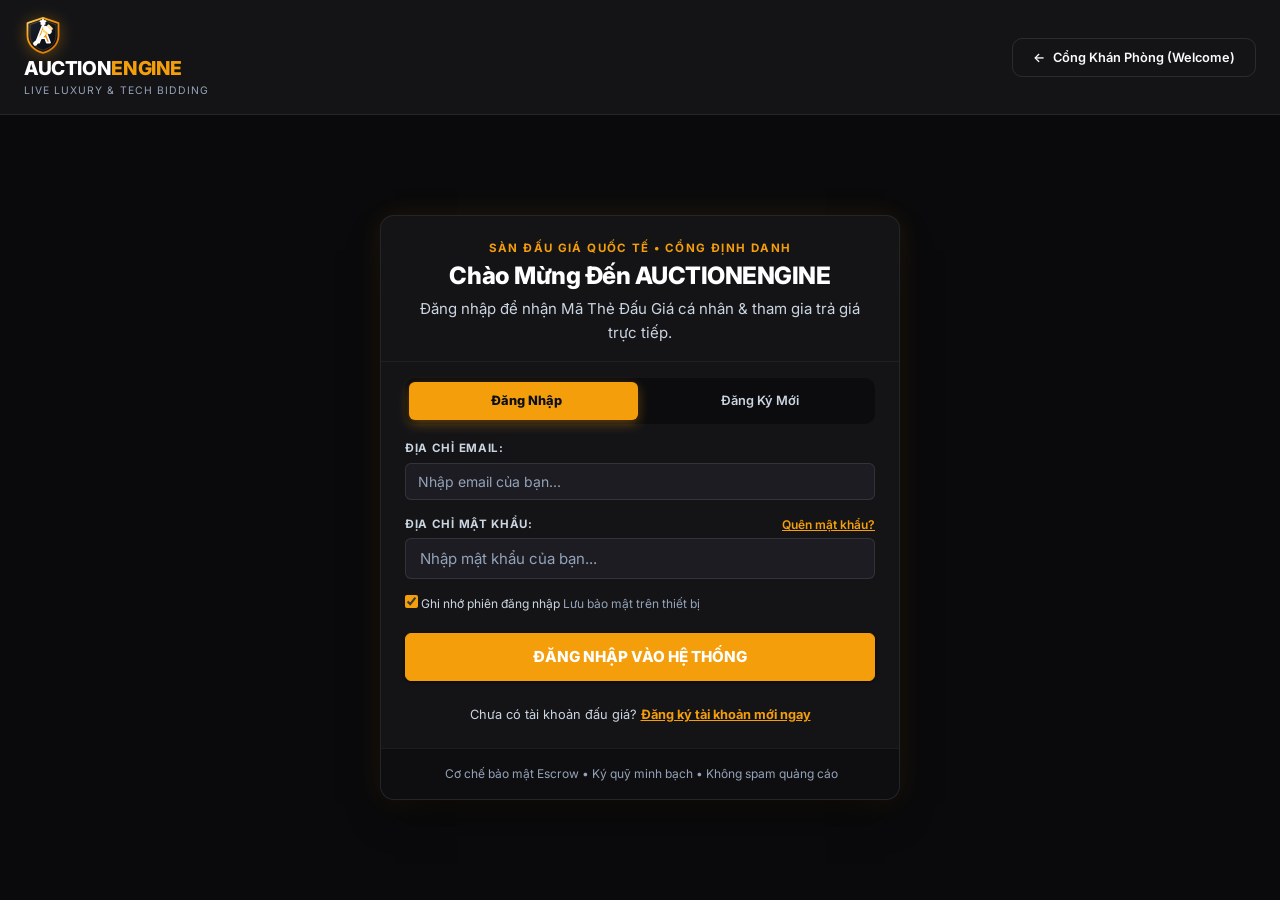
<file: auction-engine-web/login.html>
<!DOCTYPE html>
<html lang="vi" data-theme="light">
<head>
  <meta charset="UTF-8">
  <meta name="viewport" content="width=device-width, initial-scale=1.0">
  <!-- Immediate Theme Initializer (Prevents Theme Flash & Enforces Persistence) -->
  <script>
    (function() {
      var t = localStorage.getItem('AURELIA_THEME_V4') || localStorage.getItem('AE_V3_THEME') || 'dark';
      document.documentElement.setAttribute('data-theme', t);
    })();
  </script>
  <meta name="description" content="Cổng Đăng Nhập & Đăng Ký - AUCTIONENGINE. Sàn đấu giá trực tuyến thế hệ mới cho vật phẩm siêu sang và công nghệ hiếm.">
  <title>Đăng Nhập & Đăng Ký • AUCTIONENGINE</title>

    <!-- Google Fonts: Plus Jakarta Sans, Inter, JetBrains Mono -->
  <link rel="preconnect" href="https://fonts.googleapis.com">
  <link rel="preconnect" href="https://fonts.gstatic.com" crossorigin>
  <link href="https://fonts.googleapis.com/css2?family=Inter:wght@400;500;600;700;800;900&family=JetBrains+Mono:wght@400;500;600;700&display=swap" rel="stylesheet">

  <!-- Core Design Tokens & Stylesheets -->
  <link rel="stylesheet" href="css/tokens.css">
  <link rel="stylesheet" href="css/base.css">
  <link rel="stylesheet" href="css/layout.css">
  <link rel="stylesheet" href="css/components.css">
  <link rel="stylesheet" href="css/pages.css">

  <style>
    /* Styling chuyên biệt cho trang Auth Portal */
    .auth-page {
      min-height: 100vh;
      display: flex;
      flex-direction: column;
      background: var(--bg-canvas);
      position: relative;
      overflow-x: hidden;
    }

    .auth-page__topbar {
      padding: var(--space-4) var(--space-6);
      display: flex;
      align-items: center;
      justify-content: space-between;
      border-bottom: 1px solid var(--border-hairline);
      background: var(--bg-surface);
      backdrop-filter: var(--backdrop-blur-md);
      -webkit-backdrop-filter: var(--backdrop-blur-md);
    }

    .auth-page__body {
      flex: 1;
      display: flex;
      align-items: center;
      justify-content: center;
      padding: var(--space-6) var(--space-4);
    }

    .auth-card {
      width: 100%;
      max-width: 520px;
      background: var(--bg-surface);
      border: 1px solid var(--border-hairline);
      border-radius: var(--radius-lg);
      box-shadow: 0 20px 40px -15px rgba(0, 0, 0, 0.7), 0 0 30px rgba(245, 158, 11, 0.1);
      overflow: hidden;
      animation: fadeInScale 0.3s cubic-bezier(0.16, 1, 0.3, 1);
    }

    @keyframes fadeInScale {
      from {
        opacity: 0;
        transform: scale(0.96) translateY(12px);
      }
      to {
        opacity: 1;
        transform: scale(1) translateY(0);
      }
    }

    .auth-card__header {
      padding: var(--space-6) var(--space-6) var(--space-4);
      text-align: center;
      border-bottom: 1px solid rgba(255, 255, 255, 0.05);
    }

    .auth-tabs-nav {
      display: grid;
      grid-template-columns: repeat(2, 1fr);
      gap: 4px;
      background: rgba(0, 0, 0, 0.4);
      padding: 4px;
      border-radius: var(--radius-md);
      margin: var(--space-4) var(--space-6);
    }

    .auth-tab-trigger {
      padding: 10px 4px;
      font-size: 0.8rem;
      font-weight: 600;
      color: var(--color-text-secondary);
      background: transparent;
      border: 1px solid transparent;
      border-radius: var(--radius-sm);
      cursor: pointer;
      transition: all var(--transition-fast);
      display: flex;
      align-items: center;
      justify-content: center;
      gap: 6px;
    }

    .auth-tab-trigger:hover {
      color: #FFF;
      background: rgba(255, 255, 255, 0.04);
    }

    .auth-tab-trigger--active {
      background: var(--color-brand-gold) !important;
      color: #0B0F17 !important;
      font-weight: 800 !important;
      box-shadow: 0 4px 12px rgba(245, 158, 11, 0.35) !important;
    }

    .auth-card__body {
      padding: 0 var(--space-6) var(--space-6);
    }

    .auth-panel {
      display: none;
    }

    .auth-panel--active {
      display: block;
      animation: fadeIn 0.25s ease-out;
    }

    @keyframes fadeIn {
      from { opacity: 0; transform: translateY(6px); }
      to { opacity: 1; transform: translateY(0); }
    }

    .demo-collector-card {
      display: flex;
      align-items: center;
      justify-content: space-between;
      padding: var(--space-3) var(--space-4);
      background: var(--color-bg-primary);
      border: 1px solid var(--border-hairline);
      border-radius: var(--radius-md);
      transition: all var(--transition-fast);
      cursor: pointer;
      margin-bottom: var(--space-3);
    }

    .demo-collector-card:hover {
      border-color: var(--color-brand-gold);
      background: rgba(245, 158, 11, 0.06);
      transform: translateX(4px);
    }
  </style>
</head>
<body class="auth-page">

  <!-- TOP BAR: Logo & Nút về Trang Chủ -->
  <header class="auth-page__topbar">
    <a href="index.html" class="flex items-center gap-2" style="text-decoration: none;">
      <svg class="ae-brand-emblem" width="38" height="38" viewBox="0 0 38 38" fill="none" xmlns="http://www.w3.org/2000/svg" style="width: 38px; height: 38px; min-width: 38px; min-height: 38px; flex-shrink: 0; filter: drop-shadow(0 2px 8px rgba(245, 158, 11, 0.35));">
  <defs>
    <linearGradient id="aeLgnShieldBg" x1="0" y1="0" x2="38" y2="38" gradientUnits="userSpaceOnUse">
      <stop offset="0%" stop-color="#1F2430"/>
      <stop offset="55%" stop-color="#0F131C"/>
      <stop offset="100%" stop-color="#080A0F"/>
    </linearGradient>
    <linearGradient id="aeLgnGoldGrad" x1="0" y1="0" x2="38" y2="38" gradientUnits="userSpaceOnUse">
      <stop offset="0%" stop-color="#FDE68A"/>
      <stop offset="35%" stop-color="#F59E0B"/>
      <stop offset="85%" stop-color="#D97706"/>
      <stop offset="100%" stop-color="#B45309"/>
    </linearGradient>
    <linearGradient id="aeLgnGavelGrad" x1="10" y1="10" x2="28" y2="28" gradientUnits="userSpaceOnUse">
      <stop offset="0%" stop-color="#FFFBEB"/>
      <stop offset="60%" stop-color="#FBBF24"/>
      <stop offset="100%" stop-color="#D97706"/>
    </linearGradient>
  </defs>

  <path d="M19 1.8L34.5 7.2V19.5C34.5 28.2 27.8 34.6 19 36.8C10.2 34.6 3.5 28.2 3.5 19.5V7.2L19 1.8Z" 
        fill="url(#aeLgnShieldBg)" 
        stroke="url(#aeLgnGoldGrad)" 
        stroke-width="1.8" 
        stroke-linejoin="round"/>

  <path d="M19 4.2L32 8.7V19C32 26.6 26.3 32.2 19 34.2C11.7 32.2 6 26.6 6 19V8.7L19 4.2Z" 
        stroke="url(#aeLgnGoldGrad)" 
        stroke-width="0.65" 
        stroke-opacity="0.4" 
        fill="none"/>

  <path d="M19 8.2L12 26.5H15.2L16.9 22H21.1L22.8 26.5H26L19 8.2ZM17.9 19.2L19 14.8L20.1 19.2H17.9Z" 
        fill="url(#aeLgnGoldGrad)" 
        fill-rule="evenodd"/>

  <g transform="rotate(42 19 19)">
    <rect x="15.8" y="7.5" width="6.4" height="9.5" rx="1.2" fill="url(#aeLgnGavelGrad)" stroke="#FEF3C7" stroke-width="0.5"/>
    <rect x="15.2" y="11" width="7.6" height="2.5" rx="0.4" fill="#FFFBEB"/>
    <rect x="18.2" y="17" width="1.6" height="13.5" rx="0.8" fill="url(#aeLgnGoldGrad)"/>
    <circle cx="19" cy="30.5" r="1.3" fill="#FDE68A"/>
  </g>

  <polygon points="19,3.5 19.8,5.2 21.6,5.2 20.2,6.3 20.7,8 19,6.9 17.3,8 17.8,6.3 16.4,5.2 18.2,5.2" fill="#FFFBEB"/>
</svg>
      <div>
        <div style="font-family: var(--font-heading); font-size: 1.2rem; font-weight: 800; color: #FFF; letter-spacing: -0.02em;">AUCTION<span style="color: var(--color-brand-gold);">ENGINE</span></div>
        <div style="font-size: 0.65rem; color: var(--color-text-muted); letter-spacing: 0.1em; text-transform: uppercase;">Live Luxury & Tech Bidding</div>
      </div>
    </a>

    <a href="welcome.html" class="btn btn--outline btn--sm flex items-center gap-1" style="font-size: 0.8rem; border-color: rgba(255,255,255,0.25); text-decoration: none;">
      <span>&larr;</span>
      <span>Cổng Khán Phòng (Welcome)</span>
    </a>
  </header>

  <!-- MAIN BODY: Auth Card -->
  <main class="auth-page__body">
    <div class="auth-card">
      
      <!-- Card Header -->
      <div class="auth-card__header">
        <div style="font-size: 0.72rem; text-transform: uppercase; letter-spacing: 0.12em; color: var(--color-brand-gold); font-weight: 700; margin-bottom: var(--space-1);">
          SÀN ĐẤU GIÁ QUỐC TẾ • CỔNG ĐỊNH DANH
        </div>
        <h1 style="font-size: 1.5rem; font-weight: 800; color: #FFF; margin: 0;">
          Chào Mừng Đến AUCTIONENGINE
        </h1>
        <p style="font-size: var(--font-size-xs); color: var(--color-text-secondary); margin-top: 6px; margin-bottom: 0;">
          Đăng nhập để nhận Mã Thẻ Đấu Giá cá nhân & tham gia trả giá trực tiếp.
        </p>
      </div>

      <!-- Thông báo đăng xuất nếu có query param ?logout=true -->
      <div id="auth-alert-box" style="display: none; margin: var(--space-4) var(--space-6) 0; padding: var(--space-3) var(--space-4); border-radius: var(--radius-sm); font-size: var(--font-size-xs);">
        <!-- Injected via JS -->
      </div>

      <!-- Khung hiển thị nếu người dùng ĐANG ĐĂNG NHẬP -->
      <div id="already-logged-banner" style="display: none; background: rgba(245, 158, 11, 0.1); border: 1px solid var(--color-border-gold); border-radius: var(--radius-md); padding: var(--space-4); margin: var(--space-4) var(--space-6) 0; text-align: center;">
        <div style="font-size: 0.85rem; color: #FFF; margin-bottom: var(--space-2);">
          Bạn đang đăng nhập: <strong id="logged-user-name" style="color: var(--color-brand-gold);">---</strong>
        </div>
        <div class="flex items-center justify-center gap-2" style="flex-wrap: wrap;">
          <button class="btn btn--gold btn--sm" id="btn-continue-redirect" onclick="window.location.href = getRedirectUrl()">
             Tiếp Tục Truy Cập &rarr;
          </button>
          <a href="seller-studio.html" class="btn btn--secondary btn--sm" style="text-decoration: none;">
             Tạo Phiên Mới
          </a>
          <button class="btn btn--outline btn--sm" onclick="logoutCurrentFromLogin()">
             Đăng Xuất
          </button>
        </div>
      </div>

      <!-- Navigation Tabs: 2 Tabs Rõ Ràng (Đăng Nhập / Đăng Ký) -->
      <div class="auth-tabs-nav">
        <button type="button" class="auth-tab-trigger auth-tab-trigger--active" id="tab-btn-login" onclick="switchAuthTab('login')">
          <span></span>
          <span>Đăng Nhập</span>
        </button>
        <button type="button" class="auth-tab-trigger" id="tab-btn-register" onclick="switchAuthTab('register')">
          <span></span>
          <span>Đăng Ký Mới</span>
        </button>
      </div>

      <!-- Card Body: 2 Panels -->
      <div class="auth-card__body">

        <!-- =================================================================
             PANEL 1: ĐĂNG NHẬP (LOGIN)
             ================================================================= -->
        <div class="auth-panel auth-panel--active" id="auth-panel-login">
          <form id="form-login" style="display: flex; flex-direction: column; gap: var(--space-4);">
            <div class="form-group" style="margin-bottom: 0;">
              <label class="form-label" for="login-email">Địa chỉ Email:</label>
              <input 
                type="email" 
                id="login-email" 
                class="form-control" 
                placeholder="Nhập email của bạn..." 
                required 
              />
            </div>

            <div class="form-group" style="margin-bottom: 0;">
              <div style="display: flex; align-items: center; justify-content: space-between; margin-bottom: 4px;">
                <label class="form-label" for="login-password" style="margin-bottom: 0;">Địa chỉ Mật khẩu:</label>
                <a href="javascript:void(0)" onclick="switchAuthTab('forgot')" style="font-size: 0.75rem; color: var(--color-brand-gold); font-weight: 600; text-decoration: underline;">Quên mật khẩu?</a>
              </div>
              <input 
                type="password" 
                id="login-password" 
                class="form-control" 
                placeholder="Nhập mật khẩu của bạn..." 
                required 
              />
            </div>

            <div class="flex items-center justify-between" style="font-size: 0.75rem; color: var(--color-text-secondary);">
              <label class="flex items-center gap-2" style="cursor: pointer;">
                <input type="checkbox" id="chk-remember" checked style="accent-color: var(--color-brand-gold);">
                <span>Ghi nhớ phiên đăng nhập</span>
              </label>
              <span class="text-muted">Lưu bảo mật trên thiết bị</span>
            </div>

            <button type="submit" class="btn btn--gold btn--lg" style="width: 100%; font-size: 0.95rem; font-weight: 800; height: 48px; margin-top: var(--space-1);">
               ĐĂNG NHẬP VÀO HỆ THỐNG
            </button>

            <div style="text-align: center; font-size: 0.8rem; color: var(--color-text-secondary); margin-top: var(--space-2);">
              Chưa có tài khoản đấu giá? 
              <a href="javascript:void(0)" onclick="switchAuthTab('register')" style="color: var(--color-brand-gold); font-weight: 700; text-decoration: underline;">
                Đăng ký tài khoản mới ngay
              </a>
            </div>
          </form>
        </div>

        <!-- =================================================================
             PANEL 2: ĐĂNG KÝ MỚI (REGISTER)
             ================================================================= -->
        <div class="auth-panel" id="auth-panel-register">
          <form id="form-register" style="display: flex; flex-direction: column; gap: var(--space-3);">
            <div class="form-group" style="margin-bottom: 0;">
              <label class="form-label" for="reg-fullname">Họ và Tên Của Bạn:</label>
              <input 
                type="text" 
                id="reg-fullname" 
                class="form-control" 
                placeholder="Ví dụ: Hoàng Long" 
                required 
              />
            </div>

            <div class="form-group" style="margin-bottom: 0;">
              <label class="form-label" for="reg-email">Email Đăng Ký:</label>
              <input 
                type="email" 
                id="reg-email" 
                class="form-control" 
                placeholder="hoanglong@collector.io" 
                required 
              />
            </div>

            <div class="form-group" style="margin-bottom: 0;">
              <label class="form-label" for="reg-password">Mật Khẩu:</label>
              <input 
                type="password" 
                id="reg-password" 
                class="form-control" 
                placeholder="Tối thiểu 6 ký tự..." 
                required 
              />
            </div>

            <div class="form-group" style="margin-bottom: 0;">
              <label class="form-label" for="reg-balance">Hạn Mức Ví Khởi Tạo (VNĐ):</label>
              <input 
                type="text" 
                id="reg-balance" 
                class="form-control font-mono" 
                value="1.000.000.000" 
                placeholder="Ví dụ: 500.000.000 hoặc 1.000.000.000" 
                required 
              />
              <div style="font-size: 0.72rem; color: var(--color-text-secondary); margin-top: 4px;">
                Tự do nhập số tiền muốn nạp ban đầu vào ví để trải nghiệm đặt cọc và đấu giá.
              </div>
            </div>

            <!-- Registration Notice Banner -->
            <div style="background: rgba(245, 158, 11, 0.08); border: 1px solid var(--color-border-gold); border-radius: var(--radius-sm); padding: var(--space-3); font-size: 0.75rem; color: var(--color-text-primary); line-height: 1.4;">
              ️ <strong>Cấp Mã Thẻ Đấu Giá Độc Quyền (#PD-XXXX)</strong> ngay khi đăng ký thành công.<br>
               Tài khoản được lưu vĩnh viễn trên cơ sở dữ liệu. Bữa sau bạn chỉ cần nhập Email & Mật khẩu là đăng nhập được ngay!
            </div>

            <button type="submit" class="btn btn--gold btn--lg" style="width: 100%; font-size: 0.95rem; font-weight: 800; height: 48px; margin-top: var(--space-1);">
               ĐĂNG KÝ TÀI KHOẢN NGAY
            </button>

            <div style="text-align: center; font-size: 0.8rem; color: var(--color-text-secondary); margin-top: var(--space-1);">
              Đã có tài khoản? 
              <a href="javascript:void(0)" onclick="switchAuthTab('login')" style="color: var(--color-brand-gold); font-weight: 700; text-decoration: underline;">
                Đăng nhập tại đây
              </a>
            </div>
          </form>
        </div>

        <!-- =================================================================
             PANEL 3: KHÔI PHỤC MẬT KHẨU (FORGOT PASSWORD / SECURE OTP)
             ================================================================= -->
        <div class="auth-panel" id="auth-panel-forgot">
          
          <!-- BƯỚC 1: NHẬP EMAIL XÁC MINH -->
          <div id="login-forgot-step1">
            <div style="background: rgba(16, 185, 129, 0.1); border: 1px solid rgba(16, 185, 129, 0.35); border-radius: var(--radius-md); padding: 12px 14px; margin-bottom: var(--space-4); font-size: 0.82rem; color: #065F46; line-height: 1.5;">
              <strong style="color: #F59E0B;">💡 Chế độ Demo Trực Tiếp:</strong> Hệ thống tự động cấp mã OTP 6 số <strong>ngay trên màn hình</strong> và tự động điền sẵn (bạn <strong>KHÔNG CẦN</strong> mở Gmail thật để lấy mã).
            </div>

            <form id="form-forgot-step1" style="display: flex; flex-direction: column; gap: var(--space-4);">
              <div class="form-group" style="margin-bottom: 0;">
                <label class="form-label" for="forgot-login-email">Tài khoản Email cần đặt lại mật khẩu:</label>
                <input 
                  type="email" 
                  id="forgot-login-email" 
                  class="form-control" 
                  value="thang.pn@auctionengine.vn"
                  placeholder="thang.pn@auctionengine.vn" 
                  required 
                />
              </div>

              <button type="submit" class="btn btn--gold btn--lg" style="width: 100%; font-size: 0.95rem; font-weight: 800; height: 48px; margin-top: var(--space-1);">
                 ⚡ LẤY MÃ OTP & ĐẶT MẬT KHẨU MỚI (TRỰC TIẾP)
              </button>
            </form>
          </div>

          <!-- BƯỚC 2: NHẬP MÃ OTP & MẬT KHẨU MỚI -->
          <div id="login-forgot-step2" style="display: none;">
            <div style="background: rgba(16, 185, 129, 0.1); border: 1px solid rgba(16, 185, 129, 0.35); border-radius: var(--radius-md); padding: 12px 14px; margin-bottom: var(--space-4); font-size: 0.82rem; color: #065F46; line-height: 1.5;">
              <div>Mã xác thực OTP đã được gửi đến: <strong id="login-forgot-masked-email" class="font-mono text-emerald" style="color: #F59E0B;">...</strong></div>
              <div style="font-size: 0.72rem; color: #F59E0B; margin-top: 3px; opacity: 0.85;">(Mã có hiệu lực trong 5 phút. Vui lòng kiểm tra chuông thông báo hệ thống hoặc hòm thư)</div>
            </div>

            <form id="form-forgot-step2" style="display: flex; flex-direction: column; gap: var(--space-3);">
              <div class="form-group" style="margin-bottom: 0;">
                <label class="form-label" for="forgot-login-otp">Mã xác thực OTP (6 chữ số):</label>
                <input 
                  type="text" 
                  id="forgot-login-otp" 
                  class="form-control font-mono" 
                  maxlength="6" 
                  placeholder="Nhập 6 số OTP" 
                  required 
                  style="letter-spacing: 6px; font-size: 1.2rem; text-align: center;"
                />
              </div>

              <div class="form-group" style="margin-bottom: 0;">
                <label class="form-label" for="forgot-login-newpass">Mật khẩu mới:</label>
                <input 
                  type="password" 
                  id="forgot-login-newpass" 
                  class="form-control" 
                  placeholder="Tối thiểu 6 ký tự..." 
                  required 
                />
              </div>

              <div class="form-group" style="margin-bottom: 0;">
                <label class="form-label" for="forgot-login-confirmpass">Xác nhận mật khẩu mới:</label>
                <input 
                  type="password" 
                  id="forgot-login-confirmpass" 
                  class="form-control" 
                  placeholder="Nhập lại mật khẩu mới..." 
                  required 
                />
              </div>

              <button type="submit" class="btn btn--gold btn--lg" style="width: 100%; font-size: 0.95rem; font-weight: 800; height: 48px; margin-top: var(--space-1);">
                 XÁC NHẬN & CẬP NHẬT MẬT KHẨU
              </button>
            </form>
          </div>

          <div style="text-align: center; font-size: 0.8rem; color: var(--color-text-secondary); margin-top: var(--space-4); border-top: 1px solid rgba(255,255,255,0.06); padding-top: var(--space-3);">
            <a href="javascript:void(0)" onclick="switchAuthTab('login')" style="color: var(--color-brand-gold); font-weight: 700; text-decoration: underline;">
              &larr; Quay lại Đăng Nhập
            </a>
          </div>
        </div>

      </div>

      <!-- Card Footer -->
      <div style="background: rgba(0,0,0,0.3); border-top: 1px solid rgba(255,255,255,0.06); padding: var(--space-4) var(--space-6); text-align: center; font-size: 0.75rem; color: var(--color-text-muted);">
        ️ Cơ chế bảo mật Escrow • Ký quỹ minh bạch • Không spam quảng cáo
      </div>

    </div>
  </main>

  <!-- Core Scripts -->
  <script src="js/app-core.js?v=5.1"></script>

  <script>
    // 0. Quick Login Demo Accounts
    function quickLoginDemo(key) {
      var store = window.AureliaApp || window.AuctionStore;
      if (store) {
        store.quickLogin(key);
      }
      window.location.href = getRedirectUrl();
    }
    // 1. Quản lý chuyển đổi Tabs
    function switchAuthTab(tabName) {
      document.querySelectorAll('.auth-tab-trigger').forEach(btn => {
        btn.classList.remove('auth-tab-trigger--active');
      });
      document.querySelectorAll('.auth-panel').forEach(panel => {
        panel.classList.remove('auth-panel--active');
      });

      const btn = document.getElementById(`tab-btn-${tabName}`);
      const panel = document.getElementById(`auth-panel-${tabName}`);
      if (btn) btn.classList.add('auth-tab-trigger--active');
      if (panel) panel.classList.add('auth-panel--active');

      if (tabName === 'forgot') {
        const s1 = document.getElementById('login-forgot-step1');
        const s2 = document.getElementById('login-forgot-step2');
        if (s1) s1.style.display = 'block';
        if (s2) s2.style.display = 'none';
      }
    }

    // 2. Lấy URL redirect nếu có (VD: vào phòng cụ thể trước khi đăng nhập)
    function getRedirectUrl() {
      const saved = sessionStorage.getItem('redirectAfterLogin');
      if (saved) {
        sessionStorage.removeItem('redirectAfterLogin');
        return saved;
      }
      const params = new URLSearchParams(window.location.search);
      const r = params.get('redirect');
      if (r && !r.includes('login') && !r.includes('logout')) return decodeURIComponent(r);
      return 'index.html';
    }

    // 3. Hiển thị thông báo đăng xuất nếu URL có ?logout=true
    window.addEventListener('DOMContentLoaded', () => {
      const params = new URLSearchParams(window.location.search);
      const alertBox = document.getElementById('auth-alert-box');
      const alreadyBanner = document.getElementById('already-logged-banner');
      const store = window.AureliaApp || window.AuctionStore || window.dbService;
      const curr = store ? store.getCurrentUser() : null;
      const redirectParam = params.get('redirect') || '';
      
      if (redirectParam.includes('admin') && !curr) {
        alertBox.style.display = 'block';
        alertBox.style.background = 'rgba(16, 185, 129, 0.1)';
        alertBox.style.border = '1px solid rgba(16, 185, 129, 0.3)';
        alertBox.style.color = '#F59E0B';
        alertBox.innerHTML = `
          <strong>🛡️ Yêu cầu quyền Quản Trị Viên (Super Admin)</strong><br>
          Khu vực này dành riêng cho Ban Quản Trị. Quý khách vui lòng đăng nhập bằng tài khoản <strong>Phạm Ngọc Thắng</strong> hoặc bấm nút Đăng Nhập Mẫu bên dưới.
        `;
      } else if (redirectParam.includes('dashboard') && !curr) {
        alertBox.style.display = 'block';
        alertBox.style.background = 'rgba(59, 130, 246, 0.1)';
        alertBox.style.border = '1px solid rgba(59, 130, 246, 0.3)';
        alertBox.style.color = '#93C5FD';
        alertBox.innerHTML = `
          <strong>🔒 Yêu cầu Đăng Nhập / Đăng Ký</strong><br>
          Vui lòng đăng nhập hoặc tạo tài khoản mới để quản lý Hồ Sơ Cá Nhân, Số Dư Ví Ký Quỹ và Bộ Sưu Tập của bạn.
        `;
      } else if (params.get('logout') === 'true') {
        alertBox.style.display = 'block';
        alertBox.style.background = 'rgba(239, 68, 68, 0.1)';
        alertBox.style.border = '1px solid rgba(239, 68, 68, 0.3)';
        alertBox.style.color = '#FCA5A5';
        alertBox.innerHTML = `
          <strong> Đã đăng xuất an toàn!</strong><br>
          Bạn đã đăng xuất tài khoản. Vui lòng đăng nhập hoặc đăng ký tài khoản mới để tiếp tục.
        `;
      } else if (params.get('tab') === 'register') {
        switchAuthTab('register');
      } else if (params.get('tab') === 'forgot') {
        switchAuthTab('forgot');
      } else if (curr) {
        // Đã có tài khoản đang đăng nhập
        if (alreadyBanner) {
          alreadyBanner.style.display = 'block';
          document.getElementById('logged-user-name').textContent = `${curr.fullName} (${curr.paddleId})`;
          setTimeout(() => { window.location.href = getRedirectUrl(); }, 600);
          
          const redirectUrl = getRedirectUrl();
          const continueBtn = document.getElementById('btn-continue-redirect');
          if (continueBtn) {
            if (redirectUrl.includes('seller-studio')) {
              continueBtn.innerHTML = ' Tiếp Tục Vào Trang Tạo Phiên &rarr;';
            } else if (redirectUrl.includes('live-room')) {
              continueBtn.innerHTML = ' Vào Phòng Đấu Giá &rarr;';
            } else {
              continueBtn.innerHTML = ' Vào Sàn Đấu Giá Ngay &rarr;';
            }
          }
        }
      }
    });

    function logoutCurrentFromLogin() {
      if (window.dbService) {
        window.dbService.logout();
        window.location.href = 'login.html?logout=true';
      }
    }

    // 4. Xử lý Form Đăng Nhập
    document.getElementById('form-login').addEventListener('submit', (e) => {
      e.preventDefault();
      const email = document.getElementById('login-email').value.trim();
      const pass = document.getElementById('login-password').value.trim();

      const store = window.AureliaApp || window.AuctionStore || window.dbService;
      if (!store) return;
      const res = store.login(email, pass);
      if (res && res.success) {
        if (window.showToast) {
          window.showToast('Đăng nhập thành công', `Chào mừng ${res.user.fullName} (${res.user.paddleId})!`, 'success');
        }
        setTimeout(() => { window.location.href = getRedirectUrl(); }, 400);
      } else {
        if (window.showToast) {
          window.showToast('Đăng nhập thất bại', (res && res.message) || 'Thông tin tài khoản không chính xác.', 'error');
        } else {
          alert((res && res.message) || 'Đăng nhập thất bại');
        }
      }
    });

    // 5. Xử lý Form Đăng Ký
    document.getElementById('form-register').addEventListener('submit', (e) => {
      e.preventDefault();
      const name = document.getElementById('reg-fullname').value.trim();
      const email = document.getElementById('reg-email').value.trim();
      const pass = document.getElementById('reg-password').value.trim();

      const store = window.AureliaApp || window.AuctionStore || window.dbService;
      if (!store) return;
      const balRaw = document.getElementById('reg-balance') ? document.getElementById('reg-balance').value : '';
      const balance = Number(String(balRaw).replace(/[^0-9]/g, '')) || 1000000000;
      const res = store.register(name, email, pass, balance);
      if (res && res.success) {
        if (window.showToast) {
          window.showToast('Cấp thẻ thành công', `Chào mừng ${res.user.fullName}! Mã thẻ: ${res.user.paddleId}`, 'success');
        }
        setTimeout(() => { window.location.href = getRedirectUrl(); }, 500);
      } else {
        if (window.showToast) {
          window.showToast('Đăng ký thất bại', (res && res.message) || 'Không thể tạo tài khoản.', 'error');
        } else {
          alert((res && res.message) || 'Đăng ký thất bại');
        }
      }
    });

    // 6. Xử lý Form Quên Mật Khẩu (Bước 1: Gửi OTP)
    const forgotForm1 = document.getElementById('form-forgot-step1');
    if (forgotForm1) {
      forgotForm1.addEventListener('submit', (e) => {
        e.preventDefault();
        const email = document.getElementById('forgot-login-email').value.trim();
        const store = window.AureliaApp || window.AuctionStore || window.dbService;
        if (!store) return;

        const res = store.requestPasswordReset 
          ? store.requestPasswordReset(email) 
          : { success: false, message: 'Tính năng đang khởi động...' };

        if (res && res.success) {
          if (window.showToast) {
            window.showToast('Đã Gửi Mã Xác Thực OTP', res.message, 'success', 5000);
          }
          const s1 = document.getElementById('login-forgot-step1');
          const s2 = document.getElementById('login-forgot-step2');
          const masked = document.getElementById('login-forgot-masked-email');
          if (masked) masked.textContent = res.maskedEmail || email;
          if (s1) s1.style.display = 'none';
          if (s2) s2.style.display = 'block';

          // Demo hint
          const otpInput = document.getElementById('forgot-login-otp');
          if (otpInput && res.otp) {
            otpInput.placeholder = `Mã OTP demo: ${res.otp}`;
            otpInput.value = res.otp;
          }
        } else {
          if (window.showToast) {
            window.showToast('Không Thể Cấp Mã', (res && res.message) || 'Email không hợp lệ.', 'error');
          } else {
            alert((res && res.message) || 'Email không hợp lệ.');
          }
        }
      });
    }

    // 7. Xử lý Form Quên Mật Khẩu (Bước 2: Xác Nhận OTP & Đổi Mật Khẩu)
    const forgotForm2 = document.getElementById('form-forgot-step2');
    if (forgotForm2) {
      forgotForm2.addEventListener('submit', (e) => {
        e.preventDefault();
        const email = document.getElementById('forgot-login-email').value.trim();
        const otp = document.getElementById('forgot-login-otp').value.trim();
        const newPass = document.getElementById('forgot-login-newpass').value.trim();
        const confirmPass = document.getElementById('forgot-login-confirmpass').value.trim();

        const store = window.AureliaApp || window.AuctionStore || window.dbService;
        if (!store) return;

        const res = store.verifyAndResetPassword 
          ? store.verifyAndResetPassword(email, otp, newPass, confirmPass) 
          : { success: false, message: 'Tính năng đang khởi động...' };

        if (res && res.success) {
          if (window.showToast) {
            window.showToast('Cấp Lại Mật Khẩu Thành Công', res.message, 'success', 4000);
          }
          // Chuyển lại tab login với email và mật khẩu mới điền sẵn
          switchAuthTab('login');
          const loginEmail = document.getElementById('login-email');
          if (loginEmail) loginEmail.value = email;
          const loginPass = document.getElementById('login-password');
          if (loginPass) {
            loginPass.value = newPass;
            loginPass.focus();
          }
        } else {
          if (window.showToast) {
            window.showToast('Xác Thực Thất Bại', (res && res.message) || 'Mã OTP không đúng.', 'error');
          } else {
            alert((res && res.message) || 'Xác thực thất bại.');
          }
        }
      });
    }
  </script>
</body>
</html>
</file>
<file: auction-engine-web/css/tokens.css>
/**
 * AURELIA FINE AUCTIONS - DESIGN TOKENS (SWISS EDITORIAL SYSTEM)
 * Master Specification Standards (Sotheby's × Bring a Trailer)
 */

:root {
  /* ==========================================================================
     1. COLOR PALETTE - WARM GALLERY EDITORIAL (LIGHT MODE LOCKED)
     ========================================================================== */
  --bg-page: #F8FAFC;
  --bg-surface: #FFFFFF;
  --bg-subtle: #F1F5F9;
  --bg-dark: #0F172A;
  --text-primary: #0F172A;    /* Đen mực in đậm nét cho tiêu đề & chữ chính */
  --text-secondary: #334155;  /* Xám đậm dễ đọc cho nội dung mô tả */
  --text-muted: #64748B;      /* Xám trung tính cho nhãn phụ */
  --text-inverse: #FFFFFF;    /* Chữ trắng trên nền tối */
  --border-color: #E2E8F0;
  --border-focus: #0F172A;
  --border-hairline: #E2E8F0;

  --accent-navy: #0F172A;
  --accent-primary: #0F172A;
  --accent-emerald: #059669;  /* Xanh lục bảo cho Giá dẫn đầu & Trạng thái LIVE */
  --accent-bid: #059669;
  --accent-amber: #D97706;    /* Vàng hổ phách trầm cho Phòng chờ & Ký quỹ */
  --accent-warning: #D97706;
  --accent-crimson: #DC2626;  /* Đỏ cảnh báo khi < 30s cuối (Anti-Sniping) */
  --accent-danger: #DC2626;

  --radius-sm: 6px;
  --radius-md: 10px;
  --radius-lg: 14px;
  --radius-pill: 9999px;

  --shadow-sm: 0 1px 3px rgba(15, 23, 42, 0.05);
  --shadow-card: 0 2px 12px rgba(15, 23, 42, 0.05);
  --shadow-modal: 0 20px 40px -10px rgba(15, 23, 42, 0.2);

  --container-width: 1280px;

  /* Aliases for 100% backward compatibility */
  --bg-canvas: var(--bg-page);
  --color-border: var(--border-color);
  --color-brand-gold: var(--accent-amber);
  --color-live-emerald: var(--accent-emerald);
  --color-danger-crimson: var(--accent-crimson);
  --color-text-primary: var(--text-primary);
  --color-text-secondary: var(--text-secondary);
  --color-text-muted: var(--text-muted);
  --color-bg-primary: var(--bg-page);
  --color-bg-surface: var(--bg-surface);
  --color-bg-subtle: var(--bg-subtle);

  /* Spacing Scale */
  --space-1: 4px;
  --space-2: 8px;
  --space-3: 12px;
  --space-4: 16px;
  --space-5: 20px;
  --space-6: 24px;
  --space-8: 32px;
  --space-10: 40px;
  --space-12: 48px;
  --space-16: 64px;

  /* Typography */
  --font-serif: 'Inter', -apple-system, BlinkMacSystemFont, 'Segoe UI', Roboto, sans-serif;
  --font-heading: 'Inter', -apple-system, BlinkMacSystemFont, 'Segoe UI', Roboto, sans-serif;
  --font-body: 'Inter', -apple-system, BlinkMacSystemFont, "Segoe UI", Roboto, sans-serif;
  --font-mono: 'JetBrains Mono', Menlo, Consolas, monospace;

  --transition-fast: 0.15s ease;
  --transition-normal: 0.2s ease;
}

/* ==========================================================================
   2. LUXURY DARK GALLERY THEME ([data-theme="dark"])
   ========================================================================== */
[data-theme="dark"] {
  --bg-page: #0A0A0C;
  --bg-surface: #141417;
  --bg-subtle: #1C1C22;
  --bg-hover: #26262F;
  --bg-dark: #070709;
  --bg-dark-utility: #070709;
  --text-primary: #FFFFFF;
  --text-secondary: #CBD5E1;
  --text-muted: #94A3B8;
  --text-inverse: #0A0A0C;
  --border-color: rgba(255, 255, 255, 0.1);
  --border-focus: #F59E0B;
  --border-hairline: rgba(255, 255, 255, 0.07);

  --accent-navy: #F59E0B;
  --accent-primary: #F59E0B;
  --accent-emerald: #10B981;
  --accent-bid: #10B981;
  --accent-amber: #F59E0B;
  --accent-warning: #F59E0B;
  --accent-crimson: #EF4444;
  --accent-danger: #EF4444;

  --shadow-sm: 0 1px 3px rgba(0, 0, 0, 0.5);
  --shadow-card: 0 4px 20px rgba(0, 0, 0, 0.5);
  --shadow-modal: 0 24px 60px rgba(0, 0, 0, 0.85);

  --bg-canvas: var(--bg-page);
  --color-border: var(--border-color);
  --color-brand-gold: var(--accent-amber);
  --color-live-emerald: var(--accent-emerald);
  --color-danger-crimson: var(--accent-crimson);
  --color-text-primary: var(--text-primary);
  --color-text-secondary: var(--text-secondary);
  --color-text-muted: var(--text-muted);
  --color-bg-primary: var(--bg-page);
  --color-bg-surface: var(--bg-surface);
  --color-bg-subtle: var(--bg-subtle);
}
</file>
<file: auction-engine-web/css/base.css>
/**
 * AURELIA FINE AUCTIONS - BASE & RESET STYLES
 * Swiss Editorial Style (Sotheby's × Bring a Trailer)
 */

/* 1. RESET & KHÓA KÍCH THƯỚC SVG (CHỐNG LỖI SVG ĐEN KHỔNG LỒ CHE MÀN HÌNH) */
*, *::before, *::after {
  box-sizing: border-box;
  margin: 0;
  padding: 0;
}

svg {
  width: 18px !important;
  height: 18px !important;
  max-width: 22px !important;
  max-height: 22px !important;
  display: inline-block;
  vertical-align: middle;
  flex-shrink: 0;
  stroke: currentColor;
  fill: none;
  stroke-width: 1.75;
  stroke-linecap: round;
  stroke-linejoin: round;
}

/* 2. KHÓA KÍCH THƯỚC ẢNH (CHỐNG LỖI ẢNH PHÓNG TO TRÀN MÀN HÌNH) */
img {
  display: block;
  width: 100%;
  height: 100%;
  object-fit: cover;
}

/* 3. BASE BODY & TYPOGRAPHY */
html {
  font-size: 16px;
  scroll-behavior: smooth;
  -webkit-text-size-adjust: 100%;
  text-size-adjust: 100%;
  overflow-x: hidden;
}

body {
  min-height: 100vh;
  width: 100%;
  max-width: 100%;
  overflow-x: hidden;
  position: relative;
  background-color: var(--bg-page) !important;
  color: var(--text-primary) !important;
  font-family: var(--font-body);
  font-size: 15px;
  line-height: 1.5;
  overflow-x: hidden;
  -webkit-font-smoothing: antialiased;
  -moz-osx-font-smoothing: grayscale;
}

/* Đảm bảo tiêu đề sử dụng var(--text-primary) tự thích ứng Light & Dark Mode */
h1, h2, h3, h4, h5, h6, .page-title, .section-title {
  color: var(--text-primary);
  font-family: var(--font-heading);
  font-weight: 700;
  letter-spacing: -0.02em;
  line-height: 1.25;
}

/* Đảm bảo chữ trắng hiển thị đúng 100% trên thẻ có ảnh hoặc nền tối */
.text-white, .text-inverse, [style*="color: #FFFFFF"], [style*="color:#FFFFFF"] {
  color: #FFFFFF !important;
}

h1 { font-size: clamp(1.85rem, 3.5vw, 2.5rem); }
h2 { font-size: clamp(1.4rem, 2.5vw, 1.85rem); }
h3 { font-size: 1.15rem; }
h4 { font-size: 0.95rem; }

.font-serif {
  font-family: var(--font-serif) !important;
}

/* Font chữ số cố định độ rộng để đồng hồ và giá tiền nhảy không bị giật khung */
.mono-num, .price-val, .timer-val, .font-mono {
  font-family: var(--font-mono);
  font-variant-numeric: tabular-nums;
}

p {
  color: var(--text-secondary);
  line-height: 1.6;
}

a {
  color: inherit;
  text-decoration: none;
  transition: color var(--transition-fast);
}

/* 4. KHÓA ĐỘ TƯƠNG PHẢN NÚT BẤM (CHỐNG LỖI CHỮ TRẮNG TRÊN NỀN TRẮNG) */
.btn, button, a.btn {
  display: inline-flex;
  align-items: center;
  justify-content: center;
  gap: 8px;
  padding: 11px 20px;
  border-radius: var(--radius-md);
  font-size: 14px;
  font-weight: 600;
  text-decoration: none;
  cursor: pointer;
  transition: all 0.2s ease;
  border: 1px solid transparent;
  font-family: var(--font-body);
  line-height: 1.2;
}

.btn--sm, .btn-sm {
  padding: 7px 12px;
  font-size: 13px;
  border-radius: var(--radius-sm);
}

.btn--md, .btn-md {
  padding: 10px 18px;
  font-size: 14px;
}

.btn--lg, .btn-lg {
  padding: 13px 24px;
  font-size: 15px;
}

.btn-primary, .btn--primary {
  background: linear-gradient(135deg, #F59E0B 0%, #D97706 100%) !important;
  color: #000000 !important;
  font-weight: 700 !important;
  border: 1px solid #F59E0B !important;
  box-shadow: 0 2px 8px rgba(245, 158, 11, 0.2) !important;
}
.btn-primary:hover:not(:disabled), .btn--primary:hover:not(:disabled) {
  background: linear-gradient(135deg, #FBBF24 0%, #F59E0B 100%) !important;
  color: #000000 !important;
  box-shadow: 0 4px 14px rgba(245, 158, 11, 0.35) !important;
}

.btn-emerald, .btn--emerald, .btn--bid {
  background-color: #059669 !important;
  color: #FFFFFF !important;
  border-color: #059669 !important;
}
.btn-emerald:hover:not(:disabled), .btn--emerald:hover:not(:disabled), .btn--bid:hover:not(:disabled) {
  background-color: #047857 !important;
  color: #FFFFFF !important;
}

.btn-outline, .btn-secondary, .btn--outline, .btn--secondary {
  background-color: #FFFFFF !important;
  color: #0F172A !important;
  border: 1px solid #CBD5E1 !important;
}
.btn-outline:hover:not(:disabled), .btn-secondary:hover:not(:disabled),
.btn--outline:hover:not(:disabled), .btn--secondary:hover:not(:disabled) {
  background-color: #F1F5F9 !important;
  color: #0F172A !important;
}

button:disabled, .btn:disabled, .btn--disabled {
  opacity: 0.45 !important;
  cursor: not-allowed !important;
}

/* 5. FORM CONTROLS & UTILITIES */
.form-control, input[type="text"], input[type="search"], input[type="number"], input[type="email"], select, textarea {
  width: 100%;
  padding: 9px 12px;
  font-size: 14px;
  font-family: var(--font-body);
  background-color: #FFFFFF;
  color: var(--text-primary);
  border: 1px solid #CBD5E1;
  border-radius: var(--radius-sm);
  outline: none;
  transition: border-color var(--transition-fast), box-shadow var(--transition-fast);
}
.form-control:focus, input:focus, select:focus, textarea:focus {
  border-color: var(--text-primary);
  box-shadow: 0 0 0 2px rgba(15, 23, 42, 0.1);
}

.form-label {
  display: block;
  font-size: 12px;
  font-weight: 600;
  text-transform: uppercase;
  letter-spacing: 0.05em;
  color: var(--text-secondary);
  margin-bottom: 6px;
}

/* Badges */
.badge {
  display: inline-flex;
  align-items: center;
  gap: 5px;
  padding: 4px 9px;
  border-radius: var(--radius-sm);
  font-size: 11px;
  font-weight: 700;
  text-transform: uppercase;
  letter-spacing: 0.05em;
  white-space: nowrap;
}
.badge--live {
  background: rgba(5, 150, 105, 0.1);
  color: var(--accent-emerald);
  border: 1px solid rgba(5, 150, 105, 0.3);
}
.badge--live::before {
  content: '';
  width: 6px;
  height: 6px;
  border-radius: 50%;
  background-color: var(--accent-emerald);
}
.badge--waiting {
  background: rgba(217, 119, 6, 0.1);
  color: var(--accent-amber);
  border: 1px solid rgba(217, 119, 6, 0.3);
}
.badge--ended {
  background: #F1F5F9;
  color: var(--text-muted);
  border: 1px solid #CBD5E1;
}

/* Colors */
.text-emerald { color: var(--accent-emerald) !important; }
.text-amber { color: var(--accent-amber) !important; }
.text-crimson { color: var(--accent-crimson) !important; }
.text-primary { color: var(--text-primary) !important; }
.text-secondary { color: var(--text-secondary) !important; }
.text-muted { color: var(--text-muted) !important; }

/* ==========================================================================
   7. DARK MODE COMPONENT OVERRIDES ([data-theme="dark"])
   ========================================================================== */
[data-theme="dark"] body {
  background-color: var(--bg-page) !important;
  color: var(--text-primary) !important;
}

[data-theme="dark"] .site-header {
  background-color: var(--bg-surface) !important;
  border-bottom-color: var(--border-color) !important;
}

[data-theme="dark"] .site-header__logo-brand {
  color: #F8FAFC !important;
}

[data-theme="dark"] .nav-link {
  color: #94A3B8;
}

[data-theme="dark"] .nav-link:hover,
[data-theme="dark"] .nav-link.active {
  color: #F8FAFC !important;
}

[data-theme="dark"] .site-footer {
  background-color: var(--bg-surface) !important;
  border-top-color: var(--border-color) !important;
}

[data-theme="dark"] .lot-card,
[data-theme="dark"] .modal__container,
[data-theme="dark"] .card {
  background-color: var(--bg-surface) !important;
  border-color: var(--border-color) !important;
  color: var(--text-primary);
}

[data-theme="dark"] .form-control,
[data-theme="dark"] input[type="text"],
[data-theme="dark"] input[type="number"],
[data-theme="dark"] input[type="password"],
[data-theme="dark"] input[type="email"],
[data-theme="dark"] select,
[data-theme="dark"] textarea {
  background-color: var(--bg-subtle) !important;
  border-color: var(--border-color) !important;
  color: #F8FAFC !important;
}

[data-theme="dark"] .btn-outline,
[data-theme="dark"] .btn--outline {
  border-color: var(--border-color) !important;
  color: #F8FAFC !important;
  background-color: transparent !important;
}

[data-theme="dark"] .btn-outline:hover,
[data-theme="dark"] .btn--outline:hover {
  background-color: var(--bg-subtle) !important;
}

[data-theme="dark"] .btn--secondary {
  background-color: var(--bg-subtle) !important;
  color: #F8FAFC !important;
  border-color: var(--border-color) !important;
}

[data-theme="dark"] .btn-primary,
[data-theme="dark"] .btn--primary {
  background: linear-gradient(135deg, #F59E0B 0%, #D97706 100%) !important;
  border: 1px solid #F59E0B !important;
  color: #000000 !important;
  font-weight: 700 !important;
  box-shadow: 0 2px 8px rgba(245, 158, 11, 0.25) !important;
}

[data-theme="dark"] .btn-primary:hover,
[data-theme="dark"] .btn--primary:hover {
  background: linear-gradient(135deg, #FBBF24 0%, #F59E0B 100%) !important;
  border-color: #FBBF24 !important;
  color: #000000 !important;
  box-shadow: 0 4px 14px rgba(245, 158, 11, 0.4) !important;
}

[data-theme="dark"] .lot-card__action-btn {
  background-color: var(--bg-subtle) !important;
  color: #FFFFFF !important;
  border-color: var(--border-color) !important;
}

[data-theme="dark"] .lot-card__action-btn:hover {
  background: linear-gradient(135deg, #F59E0B 0%, #D97706 100%) !important;
  color: #000000 !important;
  border-color: #F59E0B !important;
}

[data-theme="dark"] .badge--ended {
  background: var(--bg-subtle);
  color: var(--text-muted);
  border-color: var(--border-color);
}

/* Ensure active buttons always have emerald background and bright white text in both light and dark mode */
.cat-select-btn.active,
.duration-pill-btn.active,
.cat-pill.cat-pill--active,
[data-theme="dark"] .cat-select-btn.active,
[data-theme="dark"] .duration-pill-btn.active,
[data-theme="dark"] .cat-pill.cat-pill--active {
  background-color: #059669 !important;
  border-color: #059669 !important;
  color: #FFFFFF !important;
  font-weight: 700 !important;
}

/* Badge waiting over dark visual backgrounds */
.lot-card .badge--waiting,
.hero-spotlight .badge--waiting,
.preview-card .badge--waiting {
  background: rgba(15, 23, 42, 0.85) !important;
  color: #F8FAFC !important;
  border: 1px solid rgba(255, 255, 255, 0.2) !important;
}

/* ==========================================================================
   GLOBAL BRAND LOGO & PIN INPUT LOCK (HORIZONTAL ALIGNMENT & NO OVERFLOW)
   ========================================================================== */
.site-header__logo,
.header-brand,
.brand-logo,
.navbar-brand,
a[href*="index.html"].logo {
  display: inline-flex !important;
  flex-direction: row !important;
  align-items: center !important;
  gap: 12px !important;
  text-decoration: none !important;
  white-space: nowrap !important;
}
.brand-logo svg,
.header-brand svg,
.site-header__logo svg,
.logo-emblem,
.ae-brand-emblem {
  width: 38px !important;
  height: 38px !important;
  min-width: 38px !important;
  flex-shrink: 0 !important;
  margin: 0 !important;
}
.brand-text-wrap {
  display: flex !important;
  flex-direction: column !important;
  justify-content: center !important;
  line-height: 1.15 !important;
}
.utility-bar__pin-group input {
  width: 115px !important;
  min-width: 115px !important;
  padding: 4px 10px !important;
}
</file>
<file: auction-engine-web/css/layout.css>
/**
 * AURELIA FINE AUCTIONS - LAYOUT ARCHITECTURE
 * Swiss Editorial Style (Sotheby's × Bring a Trailer)
 */

/* ==========================================================================
   1. MAIN CONTAINERS
   ========================================================================== */
.container {
  width: 100%;
  max-width: 1320px;
  margin-left: auto;
  margin-right: auto;
  padding-left: var(--space-5);
  padding-right: var(--space-5);
}

.container--narrow {
  max-width: 960px;
}

.container--wide {
  max-width: 1440px;
}

.container--fluid {
  max-width: 100%;
}

/* ==========================================================================
   2. SECTION SPACING & HEADERS
   ========================================================================== */
.section {
  padding-top: var(--space-12);
  padding-bottom: var(--space-12);
  position: relative;
}

.section--sm {
  padding-top: var(--space-6);
  padding-bottom: var(--space-6);
}

.section--lg {
  padding-top: var(--space-16);
  padding-bottom: var(--space-16);
}

.section__header {
  display: flex;
  align-items: flex-end;
  justify-content: space-between;
  margin-bottom: var(--space-8);
  gap: var(--space-4);
  flex-wrap: wrap;
}

.section__title-wrap {
  max-width: 680px;
}

.section__eyebrow {
  display: inline-flex;
  align-items: center;
  gap: var(--space-2);
  font-size: 0.72rem;
  font-weight: 700;
  letter-spacing: 0.12em;
  text-transform: uppercase;
  color: var(--accent-warning);
  margin-bottom: var(--space-2);
}

.section__title {
  font-family: var(--font-serif);
  font-size: clamp(1.75rem, 3.2vw, 2.5rem);
  font-weight: 700;
  color: var(--text-primary);
  margin-bottom: var(--space-2);
  line-height: 1.25;
}

.section__subtitle {
  font-size: var(--font-size-sm);
  color: var(--text-secondary);
  line-height: var(--line-height-relaxed);
  margin-bottom: 0;
}

/* ==========================================================================
   3. SITE HEADER: 2-TIER EDITORIAL BAR
   ========================================================================== */
.utility-bar {
  background-color: var(--bg-dark-utility, #05070B);
  color: #E2E8F0;
  height: 36px;
  font-size: 0.74rem;
  border-bottom: 1px solid rgba(245, 158, 11, 0.18);
  display: flex;
  align-items: center;
  z-index: calc(var(--z-sticky) + 1);
  position: relative;
  overflow: hidden;
}

.utility-bar__inner {
  display: flex;
  align-items: center;
  justify-content: space-between;
  width: 100%;
  gap: 12px;
}

.utility-bar__left {
  display: flex;
  align-items: center;
  gap: 6px;
  white-space: nowrap;
  flex-shrink: 0;
  font-size: 0.72rem;
}

.utility-bar__dot {
  width: 6px;
  height: 6px;
  border-radius: 50%;
  background-color: #10B981;
  box-shadow: 0 0 8px rgba(16, 185, 129, 0.8);
  flex-shrink: 0;
}

.utility-bar__right {
  display: flex;
  align-items: center;
  gap: 8px;
  flex-shrink: 0;
  min-width: 0;
}

.utility-bar__link {
  color: #94A3B8;
  display: inline-flex;
  align-items: center;
  gap: 4px;
  font-size: 0.72rem;
  background: transparent;
  border: none;
  cursor: pointer;
  padding: 0;
  transition: color var(--transition-fast);
  white-space: nowrap;
}

.utility-bar__link:hover {
  color: #FFFFFF;
}

.utility-wallet-btn {
  display: inline-flex;
  align-items: center;
  gap: 5px;
  background: rgba(16, 185, 129, 0.1);
  border: 1px solid rgba(16, 185, 129, 0.25);
  border-radius: 999px;
  padding: 2px 10px;
  color: #E2E8F0;
  font-size: 0.72rem;
  cursor: pointer;
  white-space: nowrap;
  transition: all 0.15s ease;
}

.utility-wallet-btn:hover {
  background: rgba(16, 185, 129, 0.2);
  border-color: rgba(16, 185, 129, 0.4);
}

.utility-user-profile-btn {
  display: inline-flex;
  align-items: center;
  gap: 5px;
  background: rgba(255, 255, 255, 0.06);
  border: 1px solid rgba(255, 255, 255, 0.12);
  border-radius: 999px;
  padding: 2px 8px 2px 4px;
  color: #E2E8F0;
  font-size: 0.72rem;
  cursor: pointer;
  white-space: nowrap;
  transition: all 0.15s ease;
}

.utility-user-profile-btn:hover {
  background: rgba(255, 255, 255, 0.12);
  border-color: rgba(255, 255, 255, 0.25);
  color: #FFFFFF;
}

@media (max-width: 1350px) {
  .utility-user-mssv {
    display: none !important;
  }
}
@media (max-width: 1220px) {
  .utility-text-session {
    display: none !important;
  }
  .utility-wallet-label {
    display: none !important;
  }
}
@media (max-width: 1080px) {
  .utility-bar__pin-group {
    display: none !important;
  }
  .utility-text-muted {
    display: none !important;
  }
}

.site-header {
  position: sticky;
  top: 0;
  left: 0;
  width: 100%;
  z-index: var(--z-sticky);
  background-color: var(--bg-surface);
  border-bottom: 1px solid var(--border-hairline);
  box-shadow: 0 1px 4px rgba(17, 19, 21, 0.02);
  transition: transform var(--transition-normal), background-color var(--transition-normal);
}

.site-header__inner {
  display: flex;
  align-items: center;
  justify-content: space-between;
  height: 72px;
  gap: var(--space-4);
  width: 100%;
}

.site-header__left {
  display: flex;
  align-items: center;
  gap: 20px;
  flex-shrink: 0;
}

.site-header__logo,
.header-brand,
.brand-logo,
.navbar-brand,
a[href*="index.html"].logo {
  display: inline-flex !important;
  flex-direction: row !important;
  align-items: center !important;
  gap: 12px !important;
  text-decoration: none !important;
  white-space: nowrap !important;
}
.brand-logo svg,
.header-brand svg,
.site-header__logo svg,
.logo-emblem,
.ae-brand-emblem {
  width: 38px !important;
  height: 38px !important;
  min-width: 38px !important;
  flex-shrink: 0 !important;
  margin: 0 !important;
}
.brand-text-wrap {
  display: flex !important;
  flex-direction: column !important;
  justify-content: center !important;
  line-height: 1.15 !important;
}

.site-header__logo-brand {
  font-family: var(--font-serif);
  font-size: 1.45rem;
  font-weight: 800;
  letter-spacing: 0.08em;
  color: var(--text-primary);
  line-height: 1;
}

.site-header__logo-sub {
  font-size: 0.58rem;
  letter-spacing: 0.22em;
  text-transform: uppercase;
  color: var(--text-muted);
  margin-top: 3px;
  font-weight: 600;
}

.site-header__nav {
  display: flex;
  align-items: center;
  gap: 16px;
}

.nav-link {
  font-size: 13.5px;
  font-weight: 500;
  color: var(--text-secondary);
  transition: color var(--transition-fast);
  white-space: nowrap;
}

.nav-link:hover,
.nav-link.active,
.nav-link.text-gold {
  color: var(--text-primary);
  font-weight: 600;
}

.site-header__search {
  width: 220px;
  max-width: 260px;
  position: relative;
  flex-shrink: 0;
}

/* Interactive Search Dropdown */
.header-search-dropdown {
  position: absolute;
  top: calc(100% + 8px);
  right: 0;
  width: 380px;
  max-width: 90vw;
  background: var(--bg-surface, #141417);
  border: 1px solid var(--border-color, rgba(255, 255, 255, 0.12));
  border-radius: var(--radius-md, 10px);
  box-shadow: 0 16px 40px rgba(0, 0, 0, 0.75);
  z-index: 1000;
  overflow: hidden;
  display: none;
}
.header-search-dropdown__header {
  padding: 10px 14px;
  font-size: 0.72rem;
  font-weight: 700;
  text-transform: uppercase;
  letter-spacing: 0.08em;
  color: var(--accent-amber, #F59E0B);
  background: var(--bg-subtle, #1C1C22);
  border-bottom: 1px solid var(--border-hairline, rgba(255, 255, 255, 0.07));
  display: flex;
  align-items: center;
  justify-content: space-between;
}
.header-search-dropdown__list {
  max-height: 360px;
  overflow-y: auto;
  padding: 4px 0;
}
.header-search-item {
  display: flex;
  align-items: center;
  gap: 12px;
  padding: 10px 14px;
  text-decoration: none;
  color: var(--text-primary, #FFFFFF);
  transition: background 0.15s ease;
  border-bottom: 1px solid rgba(255, 255, 255, 0.04);
}
.header-search-item:hover {
  background: var(--bg-hover, #26262F);
}
.header-search-item__thumb {
  width: 44px;
  height: 44px;
  border-radius: 6px;
  object-fit: cover;
  flex-shrink: 0;
  border: 1px solid rgba(255, 255, 255, 0.1);
  background: #000;
}
.header-search-item__info {
  flex: 1;
  min-width: 0;
}
.header-search-item__title {
  font-size: 0.82rem;
  font-weight: 600;
  color: var(--text-primary, #FFFFFF);
  white-space: nowrap;
  overflow: hidden;
  text-overflow: ellipsis;
}
.header-search-item__meta {
  font-size: 0.72rem;
  color: var(--text-muted, #94A3B8);
  margin-top: 3px;
  display: flex;
  align-items: center;
  gap: 6px;
}
.header-search-item__price {
  font-family: var(--font-mono, monospace);
  font-weight: 700;
  color: var(--accent-amber, #F59E0B);
}
.header-search-dropdown__footer {
  padding: 10px 14px;
  text-align: center;
  background: var(--bg-subtle, #1C1C22);
  border-top: 1px solid var(--border-hairline, rgba(255, 255, 255, 0.07));
}
.header-search-dropdown__view-all {
  font-size: 0.78rem;
  font-weight: 700;
  color: var(--accent-amber, #F59E0B);
  text-decoration: none;
  display: inline-flex;
  align-items: center;
  gap: 6px;
}
.header-search-dropdown__view-all:hover {
  text-decoration: underline;
}
.header-search-empty {
  padding: 24px 16px;
  text-align: center;
  font-size: 0.82rem;
  color: var(--text-muted, #94A3B8);
}

.site-header__actions {
  display: flex;
  align-items: center;
  gap: var(--space-3);
  flex-shrink: 0;
}

/* ==========================================================================
   4. SITE FOOTER LAYOUT
   ========================================================================== */
.site-footer {
  background-color: var(--bg-surface);
  border-top: 1px solid var(--border-hairline);
  padding-top: var(--space-16);
  padding-bottom: var(--space-8);
  margin-top: auto;
  position: relative;
}

.site-footer__grid {
  display: grid;
  grid-template-columns: 2fr 1fr 1fr 1.2fr;
  gap: var(--space-8);
  margin-bottom: var(--space-10);
}

.site-footer__security {
  display: flex;
  align-items: center;
  justify-content: center;
  gap: 28px;
  padding: 18px 0;
  border-top: 1px solid var(--border-color);
  border-bottom: 1px solid var(--border-color);
  margin-bottom: 24px;
  flex-wrap: wrap;
  font-size: 0.75rem;
  color: var(--text-secondary);
}

.site-footer__sec-item {
  display: flex;
  align-items: center;
  gap: 8px;
}

.site-footer__sec-item svg {
  width: 16px;
  height: 16px;
  color: var(--accent-emerald, #059669);
  flex-shrink: 0;
  stroke: currentColor;
  fill: none;
  stroke-width: 1.75;
}

.site-footer__col-title {
  font-size: 0.75rem;
  font-weight: 700;
  text-transform: uppercase;
  letter-spacing: 0.1em;
  color: var(--text-primary);
  margin-bottom: var(--space-4);
}

.site-footer__nav-list {
  display: flex;
  flex-direction: column;
  gap: var(--space-2);
}

.site-footer__nav-link {
  font-size: var(--font-size-sm);
  color: var(--text-secondary);
  transition: color var(--transition-fast);
  display: inline-block;
}

.site-footer__nav-link:hover {
  color: var(--text-primary);
}

.site-footer__bottom {
  display: flex;
  align-items: center;
  justify-content: space-between;
  padding-top: var(--space-6);
  border-top: 1px solid var(--border-hairline);
  flex-wrap: wrap;
  gap: var(--space-4);
  font-size: var(--font-size-xs);
  color: var(--text-muted);
}

/* ==========================================================================
   5. TWO-COLUMN LIVE AUCTION ROOM LAYOUT (55% / 45%)
   ========================================================================== */
.live-auction-container {
  display: grid;
  grid-template-columns: 55fr 45fr;
  gap: var(--space-8);
  align-items: start;
}

.live-col-visual {
  display: flex;
  flex-direction: column;
  gap: var(--space-6);
}

.live-col-trading {
  display: flex;
  flex-direction: column;
  gap: var(--space-5);
  position: sticky;
  top: 90px;
}

/* ==========================================================================
   6. RESPONSIVE GRID SYSTEMS
   ========================================================================== */
.grid {
  display: grid;
  gap: var(--space-6);
}

.grid--cols-1 { grid-template-columns: 1fr; }
.grid--cols-2 { grid-template-columns: repeat(2, 1fr); }
.grid--cols-3 { grid-template-columns: repeat(3, 1fr); }
.grid--cols-4 { grid-template-columns: repeat(4, 1fr); }

.grid--cards {
  display: grid;
  grid-template-columns: repeat(auto-fill, minmax(330px, 1fr));
  gap: var(--space-6);
}

/* ==========================================================================
   7. RESPONSIVE BREAKPOINTS
   ========================================================================== */
@media (max-width: 1100px) {
  .site-header__nav {
    display: none !important;
  }

  .site-footer__grid {
    grid-template-columns: repeat(3, 1fr);
  }
  .site-footer__brand-col {
    grid-column: span 3;
  }
  .live-auction-container {
    grid-template-columns: 1fr;
  }
  .live-col-trading {
    position: static;
  }
}

@media (max-width: 768px) {
  .container {
    padding-left: var(--space-4);
    padding-right: var(--space-4);
  }

  .site-header__inner {
    height: 64px;
  }

  .site-header__search {
    display: none;
  }

  .site-footer {
    padding-top: var(--space-8) !important;
    padding-bottom: var(--space-6) !important;
    margin-top: var(--space-8) !important;
  }

  .site-footer__grid {
    grid-template-columns: 1fr !important;
    gap: var(--space-6) !important;
    margin-bottom: var(--space-6) !important;
  }

  .site-footer__brand-col {
    grid-column: span 1 !important;
  }

  .site-footer__security {
    flex-direction: column !important;
    align-items: flex-start !important;
    gap: 12px !important;
    padding: 14px 0 !important;
  }

  .site-footer__bottom {
    flex-direction: column !important;
    align-items: flex-start !important;
    gap: 12px !important;
    text-align: left !important;
  }

  .site-footer__bottom-links {
    width: 100% !important;
    display: flex !important;
    flex-direction: column !important;
    align-items: flex-start !important;
    gap: 10px !important;
  }
  .site-footer__bottom-links button {
    margin-top: 4px;
    white-space: normal !important;
    text-align: left !important;
  }

  .grid--cols-2,
  .grid--cols-3,
  .grid--cols-4,
  .grid--cards {
    grid-template-columns: 1fr;
  }

  .utility-bar {
    display: none; /* Hide top bar on mobile for clean viewport */
  }

  .site-footer__bottom {
    flex-direction: column;
    text-align: center;
  }
}


/* ==========================================================================
   HEADER & MOBILE DRAWER STYLES
   ========================================================================== */
.utility-text-muted { color: #94A3B8; }
.utility-text-bold { color: #F8FAFC; font-weight: 500; }
.utility-sep { color: rgba(255, 255, 255, 0.2); }
.utility-bar__pin-group {
  display: flex;
  align-items: center;
  gap: 4px;
  background: rgba(255,255,255,0.08);
  border: 1px solid rgba(255,255,255,0.2);
  border-radius: 4px;
  padding: 2px 6px;
  flex-shrink: 0;
}
.utility-bar__pin-group input {
  width: 115px !important;
  min-width: 115px !important;
  padding: 4px 10px !important;
  background: transparent;
  border: none;
  color: #F8FAFC;
  font-family: var(--font-mono);
  font-size: 0.74rem;
  font-weight: 700;
  text-align: center;
  outline: none;
}
.utility-pin-btn {
  background: rgba(255,255,255,0.18);
  border: 1px solid rgba(255,255,255,0.25);
  color: #F8FAFC;
  padding: 2px 8px;
  border-radius: 3px;
  font-size: 0.68rem;
  font-weight: 600;
  cursor: pointer;
  transition: background 0.15s ease;
  white-space: nowrap;
}
.utility-logout-btn {
  background: rgba(220,38,38,0.2);
  border: 1px solid rgba(220,38,38,0.4);
  color: #FCA5A5;
  cursor: pointer;
  display: inline-flex;
  align-items: center;
  gap: 4px;
  font-size: 0.72rem;
  padding: 2px 8px;
  border-radius: 3px;
  font-weight: 600;
  white-space: nowrap;
  flex-shrink: 0;
  transition: all 0.15s ease;
}
.utility-logout-btn:hover {
  background: rgba(220,38,38,0.35);
  color: #FFFFFF;
}
.header-icon-btn {
  position: relative;
  background: var(--bg-subtle);
  border: 1px solid var(--border-color);
  width: 36px;
  height: 36px;
  border-radius: var(--radius-sm);
  display: inline-flex;
  align-items: center;
  justify-content: center;
  cursor: pointer;
  transition: all 0.15s ease;
  color: var(--text-primary);
  flex-shrink: 0;
}
.header-icon-btn:hover {
  background: var(--bg-hover);
  border-color: var(--text-primary);
}
.header-icon-btn svg {
  width: 17px;
  height: 17px;
  stroke: currentColor;
  stroke-width: 1.75;
  fill: none;
}
.header-badge {
  position: absolute;
  top: -4px;
  right: -4px;
  background: #059669;
  color: #FFFFFF;
  font-size: 0.62rem;
  font-weight: 800;
  min-width: 17px;
  height: 17px;
  border-radius: 9px;
  padding: 0 4px;
  display: inline-flex;
  align-items: center;
  justify-content: center;
  line-height: 1;
  font-family: var(--font-mono);
  box-shadow: 0 1px 3px rgba(0,0,0,0.2);
}
.header-badge--red {
  background: #DC2626;
}
.mobile-menu-toggle-btn {
  display: none;
  background: var(--bg-subtle);
  border: 1px solid var(--border-color);
  width: 36px;
  height: 36px;
  border-radius: var(--radius-sm);
  align-items: center;
  justify-content: center;
  cursor: pointer;
  color: var(--text-primary);
  flex-shrink: 0;
}
.mobile-menu-toggle-btn svg {
  width: 20px;
  height: 20px;
  stroke: currentColor;
  stroke-width: 2;
  fill: none;
}
.mobile-drawer-overlay {
  position: fixed;
  inset: 0;
  background: rgba(15, 23, 42, 0.6);
  backdrop-filter: blur(4px);
  z-index: 99998;
  opacity: 0;
  pointer-events: none;
  transition: opacity 0.25s ease;
}
.mobile-drawer-overlay.open {
  opacity: 1;
  pointer-events: auto;
}
.mobile-drawer {
  position: fixed;
  top: 0;
  right: 0;
  bottom: 0;
  width: 320px;
  max-width: 85vw;
  background: var(--bg-surface);
  border-left: 1px solid var(--border-color);
  z-index: 99999;
  transform: translateX(100%);
  visibility: hidden;
  pointer-events: none;
  transition: transform 0.3s cubic-bezier(0.16, 1, 0.3, 1), visibility 0.3s ease;
  display: flex;
  flex-direction: column;
  box-shadow: -10px 0 30px rgba(0,0,0,0.15);
  overflow-y: auto;
}
.mobile-drawer.open {
  transform: translateX(0);
  visibility: visible;
  pointer-events: auto;
}
.mobile-drawer__header {
  padding: 16px 20px;
  border-bottom: 1px solid var(--border-color);
  display: flex;
  align-items: center;
  justify-content: space-between;
}
.mobile-drawer__close {
  background: none;
  border: none;
  font-size: 24px;
  color: var(--text-muted);
  cursor: pointer;
  line-height: 1;
  padding: 4px;
}
.mobile-drawer__user-card {
  padding: 16px;
  border-bottom: 1px solid var(--border-color);
  background: var(--bg-subtle);
}
.mobile-drawer__nav {
  display: flex;
  flex-direction: column;
  padding: 12px 16px;
  gap: 4px;
  flex: 1;
}
.mobile-nav-item {
  display: flex;
  align-items: center;
  gap: 12px;
  padding: 10px 14px;
  border-radius: var(--radius-sm);
  color: var(--text-primary);
  text-decoration: none;
  font-size: 0.9rem;
  font-weight: 600;
  transition: background 0.15s ease;
}
.mobile-nav-item:hover,
.mobile-nav-item.active {
  background: var(--bg-hover);
  color: #059669;
}
.mobile-nav-item svg {
  width: 18px;
  height: 18px;
  stroke: currentColor;
  stroke-width: 1.75;
  fill: none;
}
.mobile-drawer__footer {
  padding: 16px;
  border-top: 1px solid var(--border-color);
}

/* ==========================================================================
   GLOBAL CURRENCY & NO-WRAP CLASSES (Zero ₫ Wrapping)
   ========================================================================== */
.price-val,
.hero-price-val,
.font-mono,
.no-wrap {
  white-space: nowrap !important;
}

/* Responsive Rules for Header & Grids */
@media (max-width: 992px) {
  .site-header__nav {
    display: none !important;
  }
  .site-header__search {
    display: none !important;
  }
  .header-cta-btn {
    display: none !important;
  }
  .mobile-menu-toggle-btn {
    display: inline-flex !important;
  }
  .utility-bar {
    display: none !important;
  }
}

@media (max-width: 768px) {
  .site-header__inner {
    height: 60px !important;
    padding-left: 12px !important;
    padding-right: 12px !important;
    gap: 8px !important;
  }
  .site-header__actions {
    gap: 6px !important;
  }
  .header-icon-btn {
    width: 34px !important;
    height: 34px !important;
  }
  .mobile-menu-toggle-btn {
    width: 34px !important;
    height: 34px !important;
  }
  .site-header__logo-brand {
    font-size: 1.2rem !important;
  }
  .site-header__logo-sub {
    font-size: 0.5rem !important;
    letter-spacing: 0.05em !important;
  }
  .header-user-btn {
    display: none !important;
  }
  .category-grid-responsive {
    grid-template-columns: repeat(2, 1fr) !important;
    gap: 12px !important;
  }
  .metric-grid-responsive {
    grid-template-columns: repeat(2, 1fr) !important;
    gap: 10px !important;
  }
  .hero-spotlight-grid {
    grid-template-columns: 1fr !important;
    padding: 16px !important;
    gap: 16px !important;
  }
  .hero-spotlight-visual {
    height: 220px !important;
  }
  .hero-spotlight-grid .price-val {
    font-size: 1.25rem !important;
  }
  .leaderboard-grid-3 {
    grid-template-columns: 1fr !important;
  }
}
</file>
<file: auction-engine-web/css/components.css>
/**
 * AURELIA FINE AUCTIONS - BEM UI COMPONENTS
 * Style: Swiss Editorial (Sotheby's × Bring a Trailer × Loupe This)
 */

/* ==========================================================================
   1. BUTTON SYSTEM (.btn)
   ========================================================================== */
.btn {
  display: inline-flex;
  align-items: center;
  justify-content: center;
  gap: var(--space-2);
  padding: 0.625rem 1.25rem;
  font-size: var(--font-size-sm);
  font-weight: 600;
  line-height: 1;
  border-radius: var(--radius-sm);
  border: 1px solid transparent;
  cursor: pointer;
  transition: all 0.18s cubic-bezier(0.16, 1, 0.3, 1);
  white-space: nowrap;
  text-decoration: none;
  font-family: var(--font-heading);
  user-select: none;
  -webkit-user-select: none;
}

.btn:active {
  transform: scale(0.97);
}

.btn svg {
  width: 16px;
  height: 16px;
  stroke-width: 1.75;
  stroke: currentColor;
  fill: none;
}

.btn:disabled,
.btn[aria-disabled="true"] {
  opacity: 0.45;
  cursor: not-allowed !important;
  pointer-events: none;
}

/* Primary Button (Navy/Slate Black) */
.btn--primary,
.btn--gold {
  background-color: var(--accent-primary);
  color: #FFFFFF !important;
  border-color: var(--accent-primary);
  box-shadow: var(--shadow-sm);
}

.btn--primary:hover,
.btn--gold:hover {
  background-color: var(--accent-primary-hover);
  border-color: var(--accent-primary-hover);
  color: #FFFFFF !important;
}

/* Deep Emerald Bid Button */
.btn--bid,
.btn--emerald {
  background-color: var(--accent-bid);
  color: #FFFFFF !important;
  border-color: var(--accent-bid);
  box-shadow: 0 1px 3px rgba(13, 148, 136, 0.2);
}

.btn--bid:hover,
.btn--emerald:hover {
  background-color: var(--accent-bid-hover);
  border-color: var(--accent-bid-hover);
}

/* Secondary Button (Warm Subtle Background) */
.btn--secondary {
  background-color: var(--bg-subtle);
  color: var(--text-primary);
  border-color: var(--border-hairline);
}

.btn--secondary:hover {
  background-color: var(--bg-hover);
  border-color: #C8C5BB;
  color: var(--text-primary);
}

/* Outline Button (Hairline Editorial) */
.btn--outline {
  background-color: transparent;
  color: var(--text-primary);
  border-color: var(--border-hairline);
}

.btn--outline:hover {
  border-color: var(--text-primary);
  background-color: var(--bg-canvas);
  color: var(--text-primary);
}

.btn--outline-bid {
  background-color: transparent;
  color: var(--accent-bid);
  border-color: var(--accent-bid);
}

.btn--outline-bid:hover {
  background-color: var(--accent-bid);
  color: #FFFFFF;
}

/* Danger Button */
.btn--danger {
  background-color: var(--accent-danger);
  color: #FFFFFF;
  border-color: var(--accent-danger);
}

.btn--danger:hover {
  background-color: #B91C1C;
}

/* Button Sizes */
.btn--sm {
  padding: 0.45rem 0.85rem;
  font-size: var(--font-size-xs);
  border-radius: var(--radius-xs);
}

.btn--md {
  padding: 0.625rem 1.25rem;
  font-size: var(--font-size-sm);
  border-radius: var(--radius-sm);
}

.btn--lg {
  padding: 0.85rem 1.75rem;
  font-size: var(--font-size-base);
  border-radius: var(--radius-sm);
}

.btn--icon-sm {
  width: 32px;
  height: 32px;
  padding: 0;
  border-radius: var(--radius-sm);
  display: inline-flex;
  align-items: center;
  justify-content: center;
}

.btn--icon {
  width: 40px;
  height: 40px;
  padding: 0;
  border-radius: var(--radius-sm);
  display: inline-flex;
  align-items: center;
  justify-content: center;
}

/* ==========================================================================
   2. BADGE SYSTEM (.badge)
   ========================================================================== */
.badge {
  display: inline-flex;
  align-items: center;
  gap: 5px;
  padding: 3px 8px;
  font-size: 0.68rem;
  font-weight: 700;
  letter-spacing: 0.05em;
  text-transform: uppercase;
  border-radius: var(--radius-xs);
  border: 1px solid var(--border-hairline);
  line-height: 1.2;
  white-space: nowrap;
}

.badge--live {
  background-color: var(--accent-bid-subtle);
  color: var(--accent-bid);
  border-color: rgba(13, 148, 136, 0.25);
}

.badge--live::before {
  content: "";
  display: inline-block;
  width: 6px;
  height: 6px;
  border-radius: 50%;
  background-color: var(--accent-bid);
}

.badge--waiting {
  background-color: var(--bg-subtle);
  color: var(--text-secondary);
  border-color: var(--border-hairline);
}

.badge--waiting::before {
  content: "";
  display: inline-block;
  width: 6px;
  height: 6px;
  border-radius: 50%;
  background-color: var(--text-muted);
}

.badge--ended {
  background-color: rgba(17, 19, 21, 0.05);
  color: var(--text-muted);
  border-color: var(--border-hairline);
}

.badge--gold,
.badge--warning {
  background-color: var(--accent-warning-subtle);
  color: var(--accent-warning);
  border-color: rgba(180, 83, 9, 0.25);
}

.badge--danger {
  background-color: var(--accent-danger-subtle);
  color: var(--accent-danger);
  border-color: rgba(220, 38, 38, 0.25);
}

/* ==========================================================================
   3. AUCTION LOT CARD (BRING A TRAILER & LOUPE THIS EDITORIAL STYLE)
   ========================================================================== */
.lot-card {
  position: relative;
  display: flex;
  flex-direction: column;
  background-color: var(--bg-surface);
  border: 1px solid var(--border-hairline);
  border-radius: var(--radius-md);
  overflow: hidden;
  box-shadow: var(--shadow-sm);
  transition: transform var(--transition-normal), border-color var(--transition-normal), box-shadow var(--transition-normal);
}

.lot-card:hover {
  transform: translateY(-3px);
  border-color: #111315;
  box-shadow: var(--shadow-md);
}

.lot-card--urgent {
  border-color: var(--accent-danger);
}

.lot-card__media {
  position: relative;
  width: 100%;
  aspect-ratio: 4 / 3;
  overflow: hidden;
  background-color: var(--bg-subtle);
}

.lot-card__img {
  width: 100%;
  height: 100%;
  object-fit: cover;
  transition: transform var(--transition-slow);
}

.lot-card:hover .lot-card__img {
  transform: scale(1.03);
}

.lot-card__top-overlay {
  position: absolute;
  top: 12px;
  left: 12px;
  right: 12px;
  display: flex;
  align-items: center;
  justify-content: space-between;
  pointer-events: none;
  z-index: 2;
}

.lot-card__badges {
  display: flex;
  align-items: center;
  gap: 6px;
  pointer-events: auto;
}

.lot-card__wishlist-btn {
  pointer-events: auto;
  width: 32px;
  height: 32px;
  border-radius: 50%;
  background: rgba(255, 255, 255, 0.9);
  backdrop-filter: blur(4px);
  border: 1px solid var(--border-hairline);
  color: var(--text-secondary);
  display: inline-flex;
  align-items: center;
  justify-content: center;
  transition: all var(--transition-fast);
  cursor: pointer;
}

.lot-card__wishlist-btn:hover,
.lot-card__wishlist-btn--active {
  background: #FFFFFF;
  color: var(--accent-danger);
  border-color: var(--accent-danger);
}

.lot-card__wishlist-btn svg {
  width: 15px;
  height: 15px;
  stroke: currentColor;
  stroke-width: 1.75;
  fill: none;
}

.lot-card__wishlist-btn--active svg {
  fill: var(--accent-danger);
}

.lot-card__body {
  padding: 18px 20px 20px;
  display: flex;
  flex-direction: column;
  flex: 1;
}

.lot-card__meta-line {
  font-size: 0.72rem;
  font-weight: 600;
  text-transform: uppercase;
  letter-spacing: 0.06em;
  color: var(--text-muted);
  margin-bottom: 6px;
}

.lot-card__title {
  font-family: var(--font-heading);
  font-size: 1.05rem;
  font-weight: 600;
  line-height: 1.35;
  color: var(--text-primary);
  margin-bottom: 14px;
  display: -webkit-box;
  -webkit-line-clamp: 2;
  -webkit-box-orient: vertical;
  overflow: hidden;
  min-height: 2.7rem;
}

.lot-card__title a {
  color: inherit;
}

.lot-card__title a:hover {
  color: var(--accent-primary);
}

/* Data strip at bottom of card */
.lot-card__data-strip {
  background-color: var(--bg-canvas);
  border: 1px solid var(--border-hairline);
  border-radius: var(--radius-sm);
  padding: 10px 14px;
  display: flex;
  align-items: center;
  justify-content: space-between;
  margin-bottom: 14px;
}

.lot-card__data-col {
  display: flex;
  flex-direction: column;
}

.lot-card__data-label {
  font-size: 0.65rem;
  font-weight: 600;
  text-transform: uppercase;
  letter-spacing: 0.05em;
  color: var(--text-muted);
  margin-bottom: 2px;
}

.lot-card__data-val {
  font-family: var(--font-mono);
  font-size: 1.05rem;
  font-weight: 700;
  color: var(--text-primary);
  line-height: 1;
}

.lot-card__data-timer {
  font-family: var(--font-mono);
  font-size: 0.85rem;
  font-weight: 700;
  color: var(--accent-warning);
}

.lot-card__data-timer--urgent {
  color: var(--accent-danger);
}

.lot-card__bid-pill {
  font-size: 0.7rem;
  color: var(--text-secondary);
}

.lot-card__action-btn {
  width: 100%;
  padding: 10px 16px;
  font-size: 0.82rem;
  font-weight: 600;
  text-align: center;
  background-color: #FFFFFF;
  border: 1px solid var(--text-primary);
  color: var(--text-primary);
  border-radius: var(--radius-sm);
  transition: all var(--transition-fast);
  text-decoration: none;
  display: flex;
  align-items: center;
  justify-content: center;
  gap: 6px;
}

.lot-card__action-btn:hover {
  background-color: var(--text-primary);
  color: #FFFFFF;
}

/* ==========================================================================
   4. FORM CONTROLS (.form-group, .form-control)
   ========================================================================== */
.form-group {
  margin-bottom: var(--space-4);
  display: flex;
  flex-direction: column;
}

.form-label {
  font-size: 0.72rem;
  font-weight: 700;
  text-transform: uppercase;
  letter-spacing: 0.06em;
  color: var(--text-secondary);
  margin-bottom: 6px;
}

.form-control {
  width: 100%;
  padding: 10px 14px;
  font-size: var(--font-size-sm);
  color: var(--text-primary);
  background-color: #FFFFFF;
  border: 1px solid var(--border-hairline);
  border-radius: var(--radius-sm);
  transition: border-color var(--transition-fast), box-shadow var(--transition-fast);
}

.form-control:focus {
  border-color: var(--accent-primary);
  box-shadow: 0 0 0 1px var(--accent-primary);
}

.form-control::placeholder {
  color: var(--text-muted);
}

.form-feedback {
  font-size: 0.72rem;
  margin-top: 4px;
}

.form-feedback--error {
  color: var(--accent-danger);
}

.form-feedback--success {
  color: var(--accent-bid);
}

/* ==========================================================================
   5. MODAL DIALOGS (.modal)
   ========================================================================== */
.modal {
  position: fixed;
  inset: 0;
  z-index: var(--z-modal, 99999);
  display: flex;
  align-items: center;
  justify-content: center;
  padding: var(--space-4);
  visibility: hidden;
  opacity: 0;
  transition: visibility var(--transition-fast), opacity var(--transition-fast);
}

.modal.modal--active,
.modal[aria-hidden="false"] {
  visibility: visible;
  opacity: 1;
}

.modal__backdrop {
  position: absolute;
  inset: 0;
  background-color: rgba(17, 19, 21, 0.55);
  backdrop-filter: blur(4px);
}

.modal__container {
  position: relative;
  z-index: 2;
  width: 100%;
  max-width: 540px;
  background-color: var(--bg-surface);
  border: 1px solid var(--border-hairline);
  border-radius: var(--radius-md);
  box-shadow: var(--shadow-xl);
  overflow: hidden;
  animation: modal-enter 0.2s cubic-bezier(0.16, 1, 0.3, 1);
}

@keyframes modal-enter {
  from { opacity: 0; transform: scale(0.97) translateY(8px); }
  to { opacity: 1; transform: scale(1) translateY(0); }
}

.modal__header {
  padding: var(--space-4) var(--space-6);
  border-bottom: 1px solid var(--border-hairline);
  display: flex;
  align-items: center;
  justify-content: space-between;
}

.modal__title {
  font-family: var(--font-serif);
  font-size: 1.25rem;
  font-weight: 700;
  color: var(--text-primary);
  margin: 0;
}

.modal__close {
  width: 32px;
  height: 32px;
  border-radius: var(--radius-sm);
  display: inline-flex;
  align-items: center;
  justify-content: center;
  color: var(--text-muted);
  cursor: pointer;
  transition: all var(--transition-fast);
  background: transparent;
  font-size: 1.25rem;
  line-height: 1;
}

.modal__close:hover {
  color: var(--text-primary);
  background-color: var(--bg-subtle);
}

.modal__body {
  padding: var(--space-6);
  max-height: 75vh;
  overflow-y: auto;
}

.modal__footer {
  padding: var(--space-4) var(--space-6);
  border-top: 1px solid var(--border-hairline);
  background-color: var(--bg-canvas);
  display: flex;
  align-items: center;
  justify-content: flex-end;
  gap: var(--space-3);
}

/* Official Auction Result Certificate Table inside Modal */
.result-table {
  width: 100%;
  margin-top: var(--space-4);
  border: 1px solid var(--border-hairline);
  border-radius: var(--radius-sm);
  background-color: var(--bg-surface);
}

.result-table td {
  padding: 10px 14px;
  font-size: 0.82rem;
  border-bottom: 1px solid var(--border-hairline);
}

.result-table tr:last-child td {
  border-bottom: none;
}

.result-table td:first-child {
  color: var(--text-muted);
  font-weight: 600;
  width: 38%;
  background-color: var(--bg-canvas);
}

.result-table td:last-child {
  color: var(--text-primary);
  font-weight: 500;
}

/* ==========================================================================
   6. CLEAN SWISS TABS (.tab-group, .tab-item)
   ========================================================================== */
.tab-group {
  display: flex;
  align-items: center;
  gap: var(--space-4);
  border-bottom: 1px solid var(--border-hairline);
  margin-bottom: var(--space-4);
}

.tab-item {
  padding: 10px 4px;
  font-size: 0.82rem;
  font-weight: 600;
  color: var(--text-muted);
  background: transparent;
  border-bottom: 2px solid transparent;
  cursor: pointer;
  transition: all var(--transition-fast);
}

.tab-item:hover {
  color: var(--text-primary);
}

.tab-item--active {
  color: var(--text-primary) !important;
  border-bottom-color: var(--text-primary) !important;
}

/* ==========================================================================
   7. CLEAN DATA TABLES (.table-editorial)
   ========================================================================== */
.table-editorial {
  width: 100%;
  border-collapse: collapse;
  font-size: 0.82rem;
}

.table-editorial th {
  text-align: left;
  padding: 10px 12px;
  font-size: 0.68rem;
  font-weight: 700;
  text-transform: uppercase;
  letter-spacing: 0.06em;
  color: var(--text-muted);
  background-color: var(--bg-canvas);
  border-bottom: 1px solid var(--border-hairline);
}

.table-editorial td {
  padding: 10px 12px;
  color: var(--text-primary);
  border-bottom: 1px solid var(--border-hairline);
}

.table-editorial tr:last-child td {
  border-bottom: none;
}
</file>
<file: auction-engine-web/css/pages.css>
/**
 * AURELIA FINE AUCTIONS - PAGE-SPECIFIC STYLES
 * Style: Swiss Editorial (Sotheby's × Bring a Trailer × Loupe This)
 */

/* ==========================================================================
   1. HERO SPOTLIGHT: ASYMMETRIC SPLIT EDITORIAL (45% / 55%)
   ========================================================================== */
.hero-editorial-wrap {
  background-color: var(--bg-surface);
  border: 1px solid var(--border-hairline);
  border-radius: var(--radius-md);
  overflow: hidden;
  box-shadow: var(--shadow-sm);
  margin-top: var(--space-4);
  margin-bottom: var(--space-8);
}

.hero-editorial-grid {
  display: grid;
  grid-template-columns: 45fr 55fr;
  min-height: 480px;
}

.hero-editorial-col-left {
  padding: 40px 48px;
  display: flex;
  flex-direction: column;
  justify-content: center;
  background-color: var(--bg-surface);
  border-right: 1px solid var(--border-hairline);
}

.hero-editorial-col-right {
  position: relative;
  background-color: var(--bg-subtle);
  overflow: hidden;
  min-height: 400px;
}

.hero-editorial-img {
  width: 100%;
  height: 100%;
  object-fit: cover;
  transition: transform var(--transition-slow);
}

.hero-editorial-grid:hover .hero-editorial-img {
  transform: scale(1.02);
}

.hero-editorial-eyebrow {
  font-size: 0.72rem;
  font-weight: 700;
  letter-spacing: 0.14em;
  text-transform: uppercase;
  color: var(--text-muted);
  margin-bottom: 12px;
  display: flex;
  align-items: center;
  gap: 8px;
}

.hero-editorial-title {
  font-family: var(--font-serif);
  font-size: clamp(1.85rem, 3vw, 2.5rem);
  font-weight: 700;
  line-height: 1.2;
  color: var(--text-primary);
  margin-bottom: 14px;
}

.hero-editorial-desc {
  font-size: 0.9rem;
  color: var(--text-secondary);
  line-height: 1.6;
  margin-bottom: 24px;
}

.hero-editorial-metrics {
  display: grid;
  grid-template-columns: 1fr 1fr;
  gap: 12px;
  margin-bottom: 28px;
}

.hero-metric-box {
  background-color: var(--bg-canvas);
  border: 1px solid var(--border-hairline);
  border-radius: var(--radius-sm);
  padding: 12px 16px;
  display: flex;
  flex-direction: column;
}

.hero-metric-label {
  font-size: 0.65rem;
  font-weight: 700;
  text-transform: uppercase;
  letter-spacing: 0.06em;
  color: var(--text-muted);
  margin-bottom: 4px;
}

.hero-metric-val {
  font-family: var(--font-mono);
  font-size: 1.25rem;
  font-weight: 700;
  color: var(--text-primary);
  line-height: 1.1;
}

.hero-metric-timer {
  font-family: var(--font-mono);
  font-size: 1.25rem;
  font-weight: 700;
  color: var(--accent-warning);
  line-height: 1.1;
}

.hero-metric-sub {
  font-size: 0.7rem;
  color: var(--text-muted);
  margin-top: 2px;
}

.hero-editorial-actions {
  display: flex;
  align-items: center;
  gap: 12px;
}

.hero-verified-tag {
  position: absolute;
  top: 16px;
  right: 16px;
  background: rgba(255, 255, 255, 0.92);
  backdrop-filter: blur(8px);
  border: 1px solid var(--border-hairline);
  padding: 6px 14px;
  border-radius: var(--radius-sm);
  font-size: 0.72rem;
  font-weight: 600;
  color: var(--text-primary);
  display: inline-flex;
  align-items: center;
  gap: 6px;
  box-shadow: var(--shadow-sm);
  z-index: 2;
}

.hero-verified-tag svg {
  width: 14px;
  height: 14px;
  color: var(--accent-bid);
  stroke-width: 2;
}

/* Category Grid Showcase */
.category-showcase-grid {
  display: grid;
  grid-template-columns: repeat(4, 1fr);
  gap: var(--space-5);
}

.category-card {
  position: relative;
  border-radius: var(--radius-md);
  overflow: hidden;
  aspect-ratio: 4 / 3;
  border: 1px solid var(--border-hairline);
  background-color: var(--bg-subtle);
  display: flex;
  align-items: flex-end;
  padding: 24px;
  text-decoration: none;
  background-size: cover;
  background-position: center;
  transition: transform var(--transition-normal), border-color var(--transition-normal), box-shadow var(--transition-normal);
}

.category-card::before {
  content: "";
  position: absolute;
  inset: 0;
  background: linear-gradient(180deg, rgba(17, 19, 21, 0.05) 0%, rgba(17, 19, 21, 0.75) 100%);
  transition: opacity var(--transition-fast);
}

.category-card:hover {
  transform: translateY(-2px);
  border-color: #111315;
  box-shadow: var(--shadow-md);
}

.category-card__content {
  position: relative;
  z-index: 2;
  color: #FFFFFF;
}

.category-card__title {
  font-family: var(--font-heading);
  font-size: 1.15rem;
  font-weight: 700;
  color: #FFFFFF;
  margin-bottom: 4px;
  letter-spacing: -0.01em;
}

.category-card__count {
  font-size: 0.75rem;
  color: rgba(255, 255, 255, 0.85);
  font-weight: 500;
}

/* Platform Features / Protocol Strip */
.protocol-strip {
  background-color: var(--bg-surface);
  border: 1px solid var(--border-hairline);
  border-radius: var(--radius-md);
  padding: 16px 24px;
  display: flex;
  align-items: center;
  justify-content: space-between;
  flex-wrap: wrap;
  gap: var(--space-4);
  margin-bottom: var(--space-8);
}

.protocol-step {
  display: flex;
  align-items: center;
  gap: 10px;
  font-size: 0.8rem;
  color: var(--text-secondary);
}

.protocol-step__num {
  width: 22px;
  height: 22px;
  border-radius: 50%;
  background-color: var(--bg-canvas);
  border: 1px solid var(--border-hairline);
  display: inline-flex;
  align-items: center;
  justify-content: center;
  font-size: 0.7rem;
  font-weight: 700;
  color: var(--text-primary);
  flex-shrink: 0;
}

/* ==========================================================================
   2. TWO-COLUMN LIVE ROOM ARCHITECTURE (55% / 45%)
   ========================================================================== */
.live-podium-card {
  background-color: var(--bg-surface);
  border: 1px solid var(--border-hairline);
  border-radius: var(--radius-md);
  padding: 24px;
  box-shadow: var(--shadow-sm);
}

.live-podium-header {
  display: flex;
  align-items: center;
  justify-content: space-between;
  border-bottom: 1px solid var(--border-hairline);
  padding-bottom: 16px;
  margin-bottom: 20px;
}

.live-metric-row {
  display: grid;
  grid-template-columns: 1fr 1fr;
  gap: 12px;
  margin-bottom: 20px;
}

.live-metric-cell {
  background-color: var(--bg-canvas);
  border: 1px solid var(--border-hairline);
  border-radius: var(--radius-sm);
  padding: 14px 18px;
  display: flex;
  flex-direction: column;
}

.live-metric-label {
  font-size: 0.68rem;
  font-weight: 700;
  text-transform: uppercase;
  letter-spacing: 0.06em;
  color: var(--text-muted);
  margin-bottom: 4px;
}

.live-metric-price {
  font-family: var(--font-mono);
  font-size: 1.6rem;
  font-weight: 800;
  color: var(--text-primary);
  line-height: 1.1;
}

.live-metric-clock {
  font-family: var(--font-mono);
  font-size: 1.6rem;
  font-weight: 800;
  color: var(--accent-warning);
  line-height: 1.1;
}

.live-metric-clock--urgent {
  color: var(--accent-danger);
}

.live-action-box {
  background-color: var(--bg-surface);
  border: 1px solid var(--border-hairline);
  border-radius: var(--radius-sm);
  padding: 20px;
  margin-bottom: 20px;
}

/* Quick Bid Multiplier Buttons (+1x, +2x, +5x) */
.btn-quick-bid-action {
  width: 100%;
  padding: 10px 8px;
  font-family: var(--font-heading);
  font-size: 0.82rem;
  font-weight: 600;
  color: var(--text-primary);
  background-color: var(--bg-canvas);
  border: 1px solid var(--border-hairline);
  border-radius: var(--radius-sm);
  cursor: pointer;
  transition: all var(--transition-fast);
  text-align: center;
}

.btn-quick-bid-action:hover {
  background-color: var(--text-primary);
  color: #FFFFFF;
  border-color: var(--text-primary);
}

/* Specifications Table */
.specs-table {
  width: 100%;
  border-collapse: collapse;
}

.specs-table tr {
  border-bottom: 1px solid var(--border-hairline);
}

.specs-table tr:last-child {
  border-bottom: none;
}

.specs-table td {
  padding: 10px 14px;
  font-size: 0.85rem;
}

.specs-table td:first-child {
  color: var(--text-muted);
  font-weight: 500;
  width: 35%;
  background-color: var(--bg-canvas);
}

.specs-table td:last-child {
  color: var(--text-primary);
  font-weight: 600;
}

/* Responsive Overrides */
@media (max-width: 992px) {
  .hero-editorial-grid {
    grid-template-columns: 1fr;
  }
  .hero-editorial-col-left {
    border-right: none;
    border-bottom: 1px solid var(--border-hairline);
    padding: 28px 24px;
  }
  .category-showcase-grid {
    grid-template-columns: repeat(2, 1fr);
  }
}

@media (max-width: 600px) {
  .category-showcase-grid {
    grid-template-columns: 1fr;
  }
  .live-metric-row {
    grid-template-columns: 1fr;
  }
  .hero-editorial-metrics {
    grid-template-columns: 1fr;
  }
}
</file>
